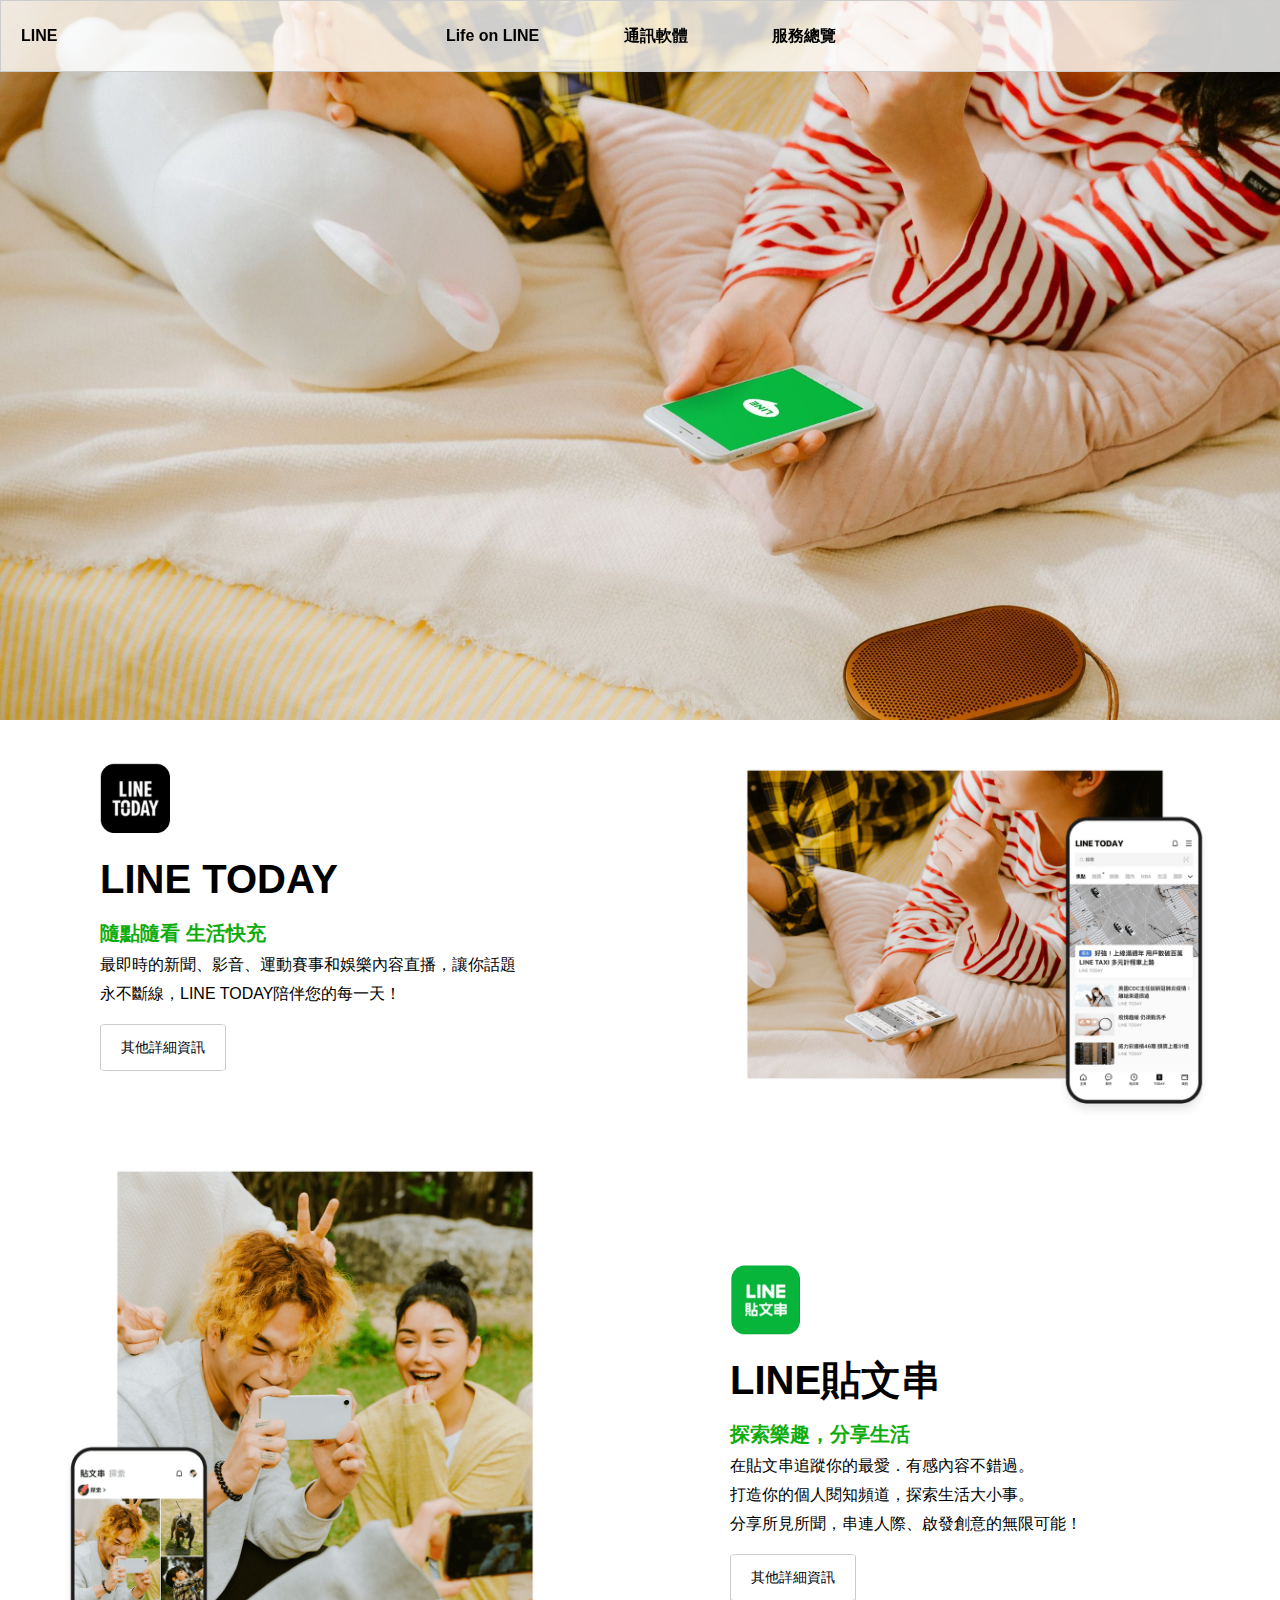
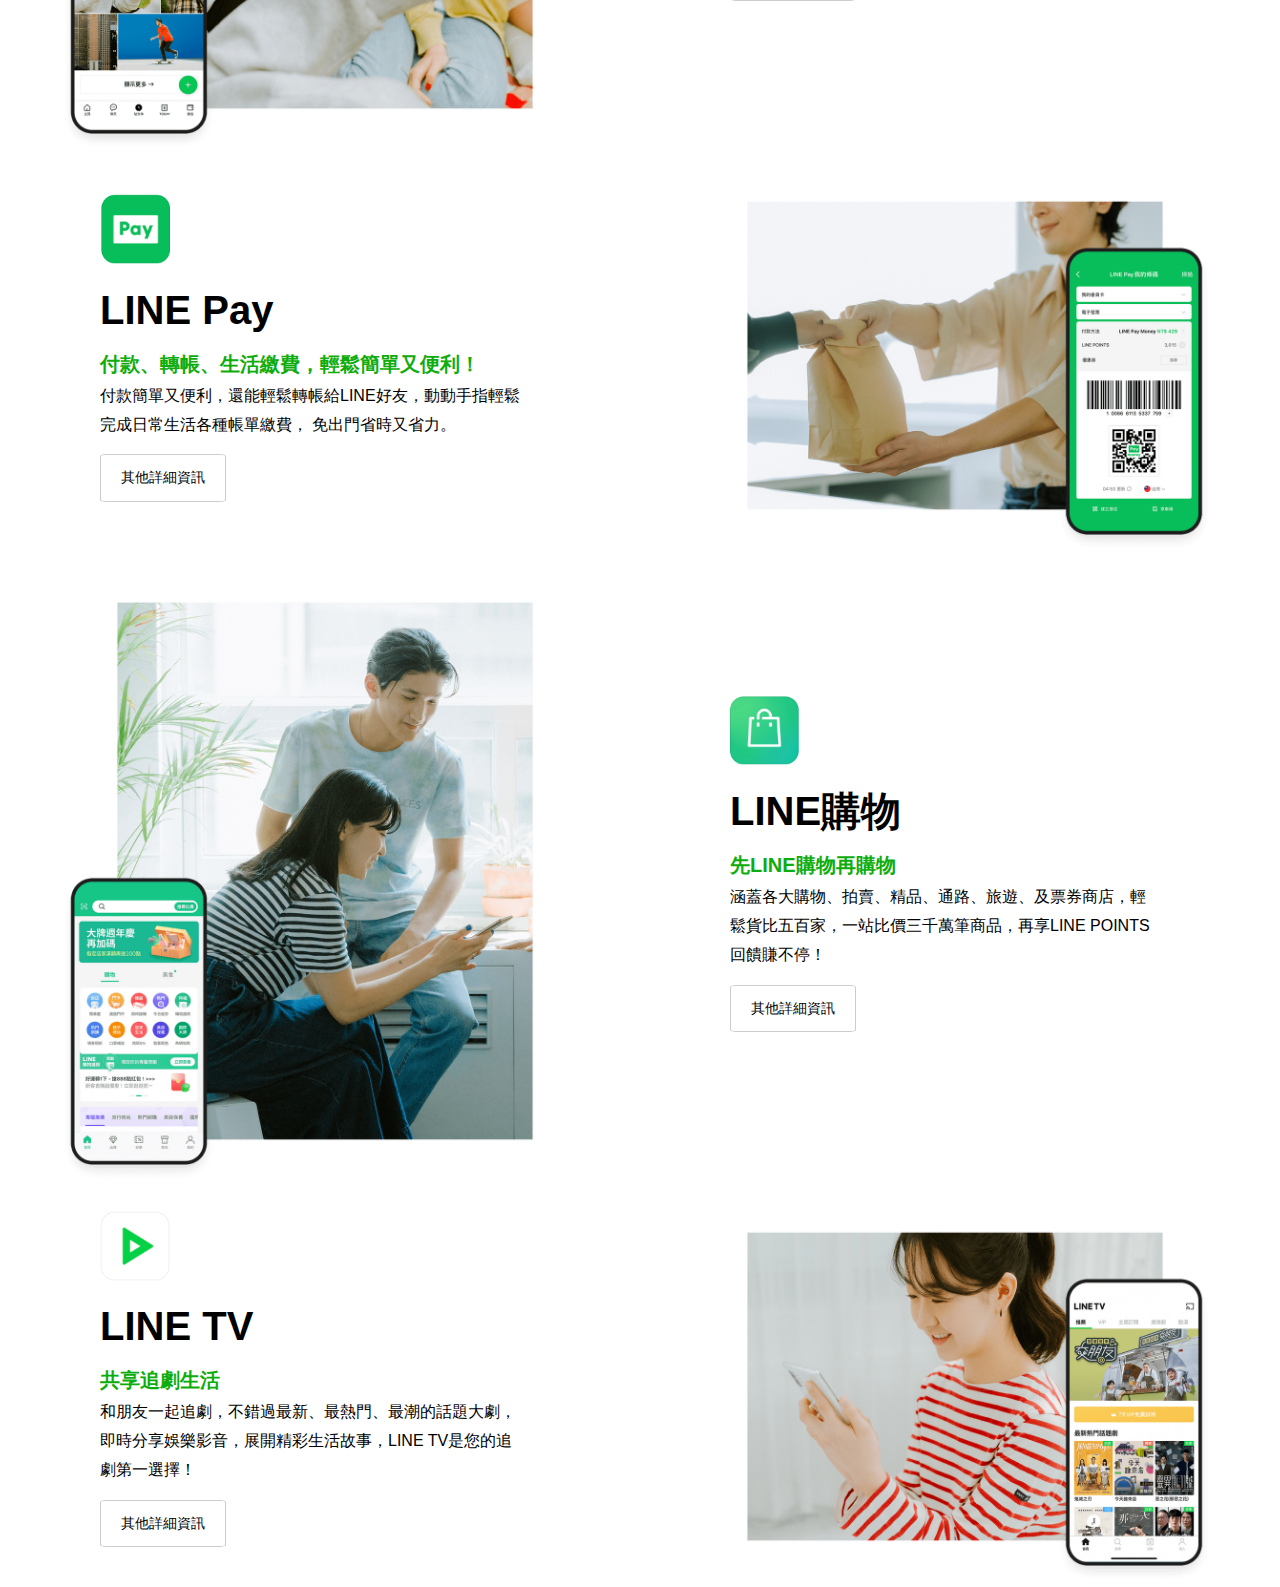
<file: HW_0610/HW0610.html>
<!DOCTYPE html>
<html lang="en">

<head>
    <meta charset="UTF-8">
    <meta http-equiv="X-UA-Compatible" content="IE=edge">
    <meta name="viewport" content="width=device-width, initial-scale=1.0">
    <title>LINE | 始終陪伴在你身旁。</title>

    <style>
        * {
            margin: 0;
            padding: 0;
            list-style: none;
            font-family: Arial;
        }

        .header {
            position: fixed;
            font-weight: bold;
            width: 100%;
            background: rgba(255, 255, 255, 80%);
            border: 1px solid #ccc;
        }

        .header .logo a {
            color: black;
            text-decoration: none;
            position: absolute;
            display: inline-block;
            line-height: 50px;
            padding: 10px 20px;
        }

        .header nav {
            text-align: center;
        }

        .header nav a {
            display: inline-block;
            line-height: 50px;
            text-decoration: none;
            color: #000;
            padding: 10px 40px;
        }

        .banner img{
            width: 100%;
        }

        h1 {
            font-size: 40px;
        }

        h2 {
            font-size: 20px;
            color: rgb(13, 173, 13);
        }

        p {
            font-size: 16px;
        }

        .itemgroup {
            width: 1260px;
            margin: auto;
        }

        .item {
            display: flex;
        }

        .item .pic {
            width: 50%;
        }

        .item .pic img {
            width: 100%;
            vertical-align: middle;
        }

        .item .text {
            width: 50%;
            margin: auto;
            padding-left: 90px;
            box-sizing: border-box;
            line-height: 1.8;
        }

        .item .text img {
            width: 70px;
        }

        /* 反向(偶數) */
        .item:nth-child(odd) {
            flex-direction: row-reverse;
        }

        .text a {
            margin: 15px 0px;
            display: inline-block;
            padding: 10px 20px;
            background-color: #fff;
            color: black;
            border: .5px solid #ccc;
            text-decoration: none;
            font-size: 14px;
            border-radius: 5%;
            /* transition: 屬性 轉換時間 延遲執行時間 速度; */
            transition: all 2s 0;
        }

        .text a:hover {
            background-color: rgb(13, 173, 13);
            color: white;
        }
    </style>
</head>

<body>
    <div class="header">
        <div class="logo">
            <a href="#">LINE</a>
        </div>
        <nav>
            <a href="#">Life on LINE</a>
            <a href="#">通訊軟體</a>
            <a href="#">服務總覽</a>
        </nav>
    </div>
    <div class="banner">
        <img src="789.jpg">
    </div>
    <div class="itemgroup">
        <div class="item">
            <div class="pic">
                <img src="01.png">
            </div>
            <div class="text">
                <img src="1.png">
                <h1>LINE TODAY</h1>
                <h2>隨點隨看 生活快充</h2>
                <p>最即時的新聞、影音、運動賽事和娛樂內容直播，讓你話題<br>永不斷線，LINE TODAY陪伴您的每一天！</p>
                <a href="#">其他詳細資訊</a>
            </div>
        </div>
        <div class="item">
            <div class="pic">
                <img src="02.png">
            </div>
            <div class="text">
                <img src="2.png">
                <h1>LINE貼文串</h1>
                <h2>探索樂趣，分享生活</h2>
                <p>在貼文串追蹤你的最愛．有感內容不錯過。<br>
                    打造你的個人閱知頻道，探索生活大小事。<br>
                    分享所見所聞，串連人際、啟發創意的無限可能！</p>
                <a href="#">其他詳細資訊</a>
            </div>
        </div>
        <div class="item">
            <div class="pic">
                <img src="03.png">
            </div>
            <div class="text">
                <img src="3.png">
                <h1>LINE Pay</h1>
                <h2>付款、轉帳、生活繳費，輕鬆簡單又便利！</h2>
                <p>付款簡單又便利，還能輕鬆轉帳給LINE好友，動動手指輕鬆<br>完成日常生活各種帳單繳費， 免出門省時又省力。</p>
                <a href="#">其他詳細資訊</a>
            </div>
        </div>
        <div class="item">
            <div class="pic">
                <img src="04.png">
            </div>
            <div class="text">
                <img src="4.png">
                <h1>LINE購物</h1>
                <h2>先LINE購物再購物</h2>
                <p>涵蓋各大購物、拍賣、精品、通路、旅遊、及票券商店，輕<br>鬆貨比五百家，一站比價三千萬筆商品，再享LINE POINTS<br>回饋賺不停！</p>
                <a href="#">其他詳細資訊</a>
            </div>
        </div>
        <div class="item">
            <div class="pic">
                <img src="05.png">
            </div>
            <div class="text">
                <img src="5.png">
                <h1>LINE TV</h1>
                <h2>共享追劇生活</h2>
                <p>和朋友一起追劇，不錯過最新、最熱門、最潮的話題大劇，<br>即時分享娛樂影音，展開精彩生活故事，LINE TV是您的追<br>劇第一選擇！</p>
                <a href="#">其他詳細資訊</a>
            </div>
        </div>
    </div>
</body>
</html>
</file>
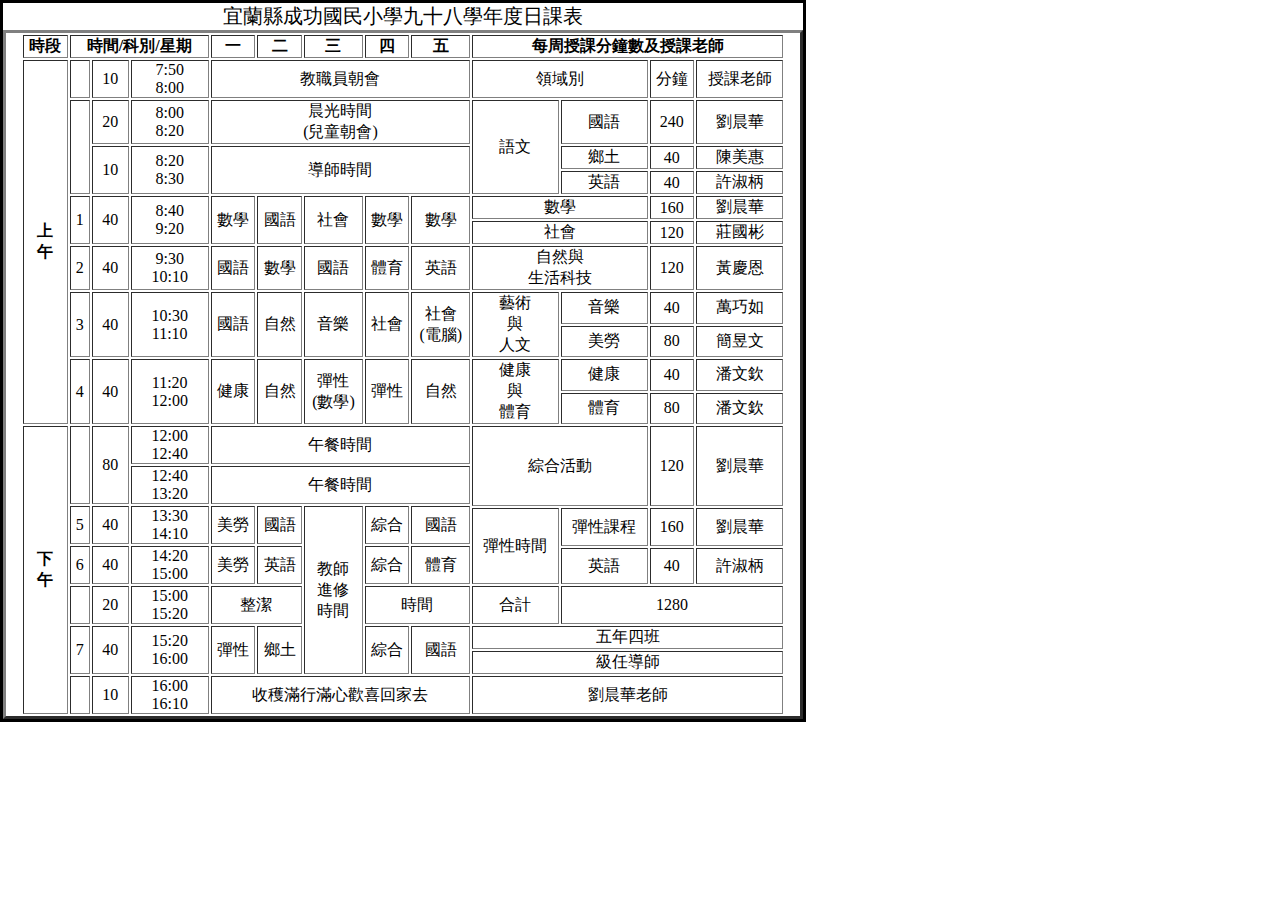
<file: HW_0617/HW0617.html>
<!DOCTYPE html>
<html lang="en">

<head>
    <meta charset="UTF-8">
    <meta http-equiv="X-UA-Compatible" content="IE=edge">
    <meta name="viewport" content="width=device-width, initial-scale=1.0">
    <title>Document</title>
    <style>
        * {
            margin: 0;
            padding: 0;
            list-style: none;
        }

        .schedule{
            width: 800px;
            border: 3px solid black;
        }

        table {
            width: 800px;
            text-align: center;
            padding: 0 15px;
            box-sizing: border-box;
        }

        caption {
            font-size: 20px;
        }
    </style>
</head>

<body>
    <div class="schedule">
        <table width="960" border="3">
            <caption>宜蘭縣成功國民小學九十八學年度日課表</caption>
            <thead>
                <tr>
                    <th>時段</th>
                    <th colspan="3">時間/科別/星期</th>
                    <th>一</th>
                    <th>二</th>
                    <th>三</th>
                    <th>四</th>
                    <th>五</th>
                    <th colspan="4">每周授課分鐘數及授課老師</th>
                </tr>
            </thead>
            <tbody>
                <tr>
                    <th rowspan="11">上<br>午</th>
                    <td></td>
                    <td>10</td>
                    <td>7:50 <br>8:00</td>
                    <td colspan="5">教職員朝會</td>
                    <td colspan="2">領域別</td>
                    <td>分鐘</td>
                    <td>授課老師</td>
                </tr>
                <tr>
                    <td rowspan="3"></td>
                    <td>20</td>
                    <td>8:00<br>8:20</td>
                    <td colspan="5">晨光時間<br>(兒童朝會)</td>
                    <td rowspan="3">語文</td>
                    <td>國語</td>
                    <td>240</td>
                    <td>劉晨華</td>
                </tr>
                <tr>
                    <td rowspan="2">10</td>
                    <td rowspan="2">8:20<br>8:30</td>
                    <td colspan="5" rowspan="2">導師時間</td>
                    <td>鄉土</td>
                    <td>40</td>
                    <td>陳美惠</td>
                </tr>
                <tr>
                    <td>英語</td>
                    <td>40</td>
                    <td>許淑柄</td>
                </tr>
                <tr>
                    <td rowspan="2">1</td>
                    <td rowspan="2">40</td>
                    <td rowspan="2">8:40<br>9:20</td>
                    <td rowspan="2">數學</td>
                    <td rowspan="2">國語</td>
                    <td rowspan="2">社會</td>
                    <td rowspan="2">數學</td>
                    <td rowspan="2">數學</td>
                    <td colspan="2">數學</td>
                    <td>160</td>
                    <td>劉晨華</td>
                </tr>
                <tr>
                    <td colspan="2">社會</td>
                    <td>120</td>
                    <td>莊國彬</td>
                </tr>
                <tr>
                    <td>2</td>
                    <td>40</td>
                    <td>9:30<br>10:10</td>
                    <td>國語</td>
                    <td>數學</td>
                    <td>國語</td>
                    <td>體育</td>
                    <td>英語</td>
                    <td colspan="2">自然與<br>生活科技</td>
                    <td>120</td>
                    <td>黃慶恩</td>
                </tr>
                <tr>
                    <td rowspan="2">3</td>
                    <td rowspan="2">40</td>
                    <td rowspan="2">10:30<br>11:10</td>
                    <td rowspan="2">國語</td>
                    <td rowspan="2">自然</td>
                    <td rowspan="2">音樂</td>
                    <td rowspan="2">社會</td>
                    <td rowspan="2">社會<br>(電腦)</td>
                    <td rowspan="2">藝術<br>與<br>人文</td>
                    <td>音樂</td>
                    <td>40</td>
                    <td>萬巧如</td>
                </tr>
                <tr>
                    <td>美勞</td>
                    <td>80</td>
                    <td>簡昱文</td>
                </tr>
                <tr>
                    <td rowspan="2">4</td>
                    <td rowspan="2">40</td>
                    <td rowspan="2">11:20<br>12:00</td>
                    <td rowspan="2">健康</td>
                    <td rowspan="2">自然</td>
                    <td rowspan="2">彈性<br>(數學)</td>
                    <td rowspan="2">彈性</td>
                    <td rowspan="2">自然</td>
                    <td rowspan="2">健康<br>與<br>體育</td>
                    <td>健康</td>
                    <td>40</td>
                    <td>潘文欽</td>
                </tr>
                <tr>
                    <td>體育</td>
                    <td>80</td>
                    <td>潘文欽</td>
                </tr>
            </tbody>
            <tbody>
                <tr>
                    <th rowspan="10">下<br>午</th>
                    <td rowspan="2"></td>
                    <td rowspan="2">80</td>
                    <td>12:00<br>12:40</td>
                    <td colspan="5">午餐時間</td>
                    <td colspan="2" rowspan="3">綜合活動</td>
                    <td rowspan="3">120</td>
                    <td rowspan="3">劉晨華</td>
                </tr>
                <tr>
                    <td>12:40<br>13:20</td>
                    <td colspan="5">午餐時間</td>
                </tr>
                <tr>
                    <td rowspan="2">5</td>
                    <td rowspan="2">40</td>
                    <td rowspan="2">13:30<br>14:10</td>
                    <td rowspan="2">美勞</td>
                    <td rowspan="2">國語</td>
                    <td rowspan="7">教師<br>進修<br>時間</td>
                    <td rowspan="2">綜合</td>
                    <td rowspan="2">國語</td>
                    <tr>
                        <!-- 全新的區塊 -->
                        <td rowspan="3">彈性時間</td>
                        <td rowspan="2">彈性課程</td>
                        <td rowspan="2">160</td>
                        <td rowspan="2">劉晨華</td>
                    </tr>
                </tr>
                <tr>
                    <td rowspan="2">6</td>
                    <td rowspan="2">40</td>
                    <td rowspan="2">14:20<br>15:00</td>
                    <td rowspan="2">美勞</td>
                    <td rowspan="2">英語</td>
                    <td rowspan="2">綜合</td>
                    <td rowspan="2">體育</td>
                    <tr>
                        <td>英語</td>
                        <td>40</td>
                        <td>許淑柄</td>
                    </tr>
                </tr>
                <tr>
                    <td></td>
                    <td>20</td>
                    <td>15:00<br>15:20</td>
                    <td colspan="2">整潔</td>
                    <td colspan="2">時間</td>
                    <td>合計</td>
                    <td colspan="3">1280</td>
                </tr>
                <tr>
                    <td rowspan="2">7</td>
                    <td rowspan="2">40</td>
                    <td rowspan="2">15:20<br>16:00</td>
                    <td rowspan="2">彈性</td>
                    <td rowspan="2">鄉土</td>
                    <td rowspan="2">綜合</td>
                    <td rowspan="2">國語</td>
                    <td colspan="4">五年四班</td>
                    <tr>
                        <td colspan="4">級任導師</td>
                    </tr>
                </tr>
                <tr>
                    <td></td>
                    <td>10</td>
                    <td>16:00<br>16:10</td>
                    <td colspan="5">收穫滿行滿心歡喜回家去</td>
                    <td colspan="4">劉晨華老師</td>
                </tr>
            </tbody>
        </table>
    </div>




</body>

</html>
</file>
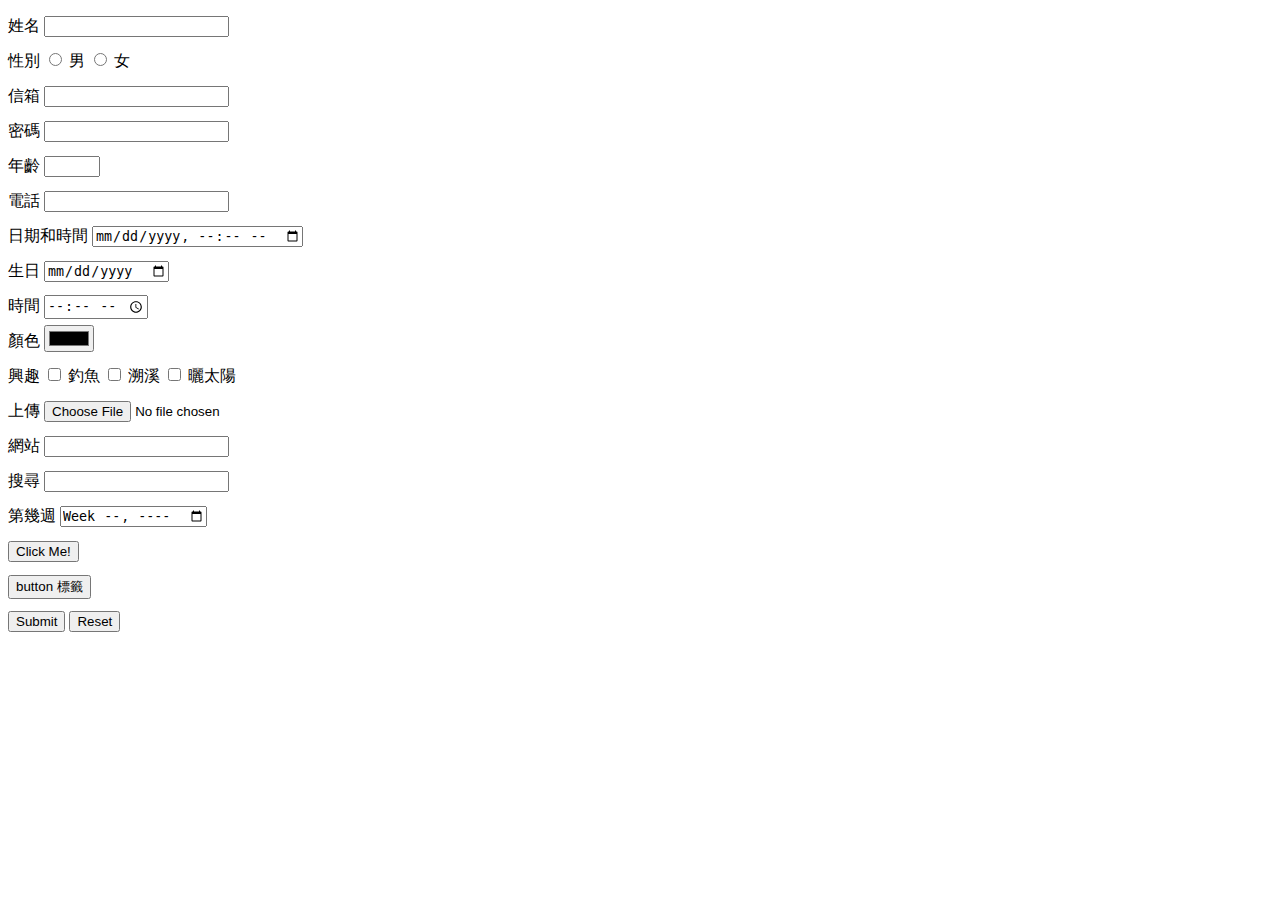
<file: HW_0617/input-type.html>
<!DOCTYPE html>
<html lang="en">

<head>
    <meta charset="UTF-8">
    <meta http-equiv="X-UA-Compatible" content="IE=edge">
    <meta name="viewport" content="width=device-width, initial-scale=1.0">
    <title>Document</title>
    <style>
        .test{
            line-height: 35px;
        }
    </style>
</head>

<body>

    <div class="test">
        <form action="">
            <div>
                <label for="">姓名</label>
                <input type="text">
            </div>
            <div>
                性別
                <label>
                    <input type="radio" name="sex">
                    男
                </label>
                <label>
                    <input type="radio" name="sex">
                    女
                </label>
            </div>
            <div>
                <label for="">信箱</label>
                <input type="text">
            </div>
            <div>
                <label for="">密碼</label>
                <input type="password">
            </div>
            <div>
                <label for="">年齡</label>
                <input type="number" min="10" max="60">
            </div>
            <div>
                <label for="">電話</label>
                <input type="tel">
            </div>
            <div>
                <label for="">日期和時間</label>
                <input type="datetime-local">
            </div>
            <div>
                <label for="">生日</label>
                <input type="date">
            </div>
            <div>
                <label for="">時間</label>
                <input type="time">
            </div>
            <div>
                <label for="">顏色</label>
                <input type="color">
            </div>
            <div>
                興趣
                <label>
                    <input type="checkbox">
                    釣魚
                </label>
                <label>
                    <input type="checkbox">
                    溯溪
                </label>
                <label>
                    <input type="checkbox">
                    曬太陽
                </label>
            </div>
            <div>
                <label for="">上傳</label>
                <input type="file">
            </div>
            <div>
                <label for="">網站</label>
                <input type="url">
            </div>
            <div>
                <label for="">搜尋</label>
                <input type="search">
            </div>
            <div>
               <label for="">第幾週</label>
               <input type="week"> 
            </div>
            <div>
                <input type="button" onclick="alert('哈囉你好嗎~')" value="Click Me!">
            </div>
            <div>
                <button>button 標籤</button>
            </div>
            <div>
                <input type="submit">
                <input type="reset">
            </div>
        </form>
    </div>

</body>

</html>
</file>
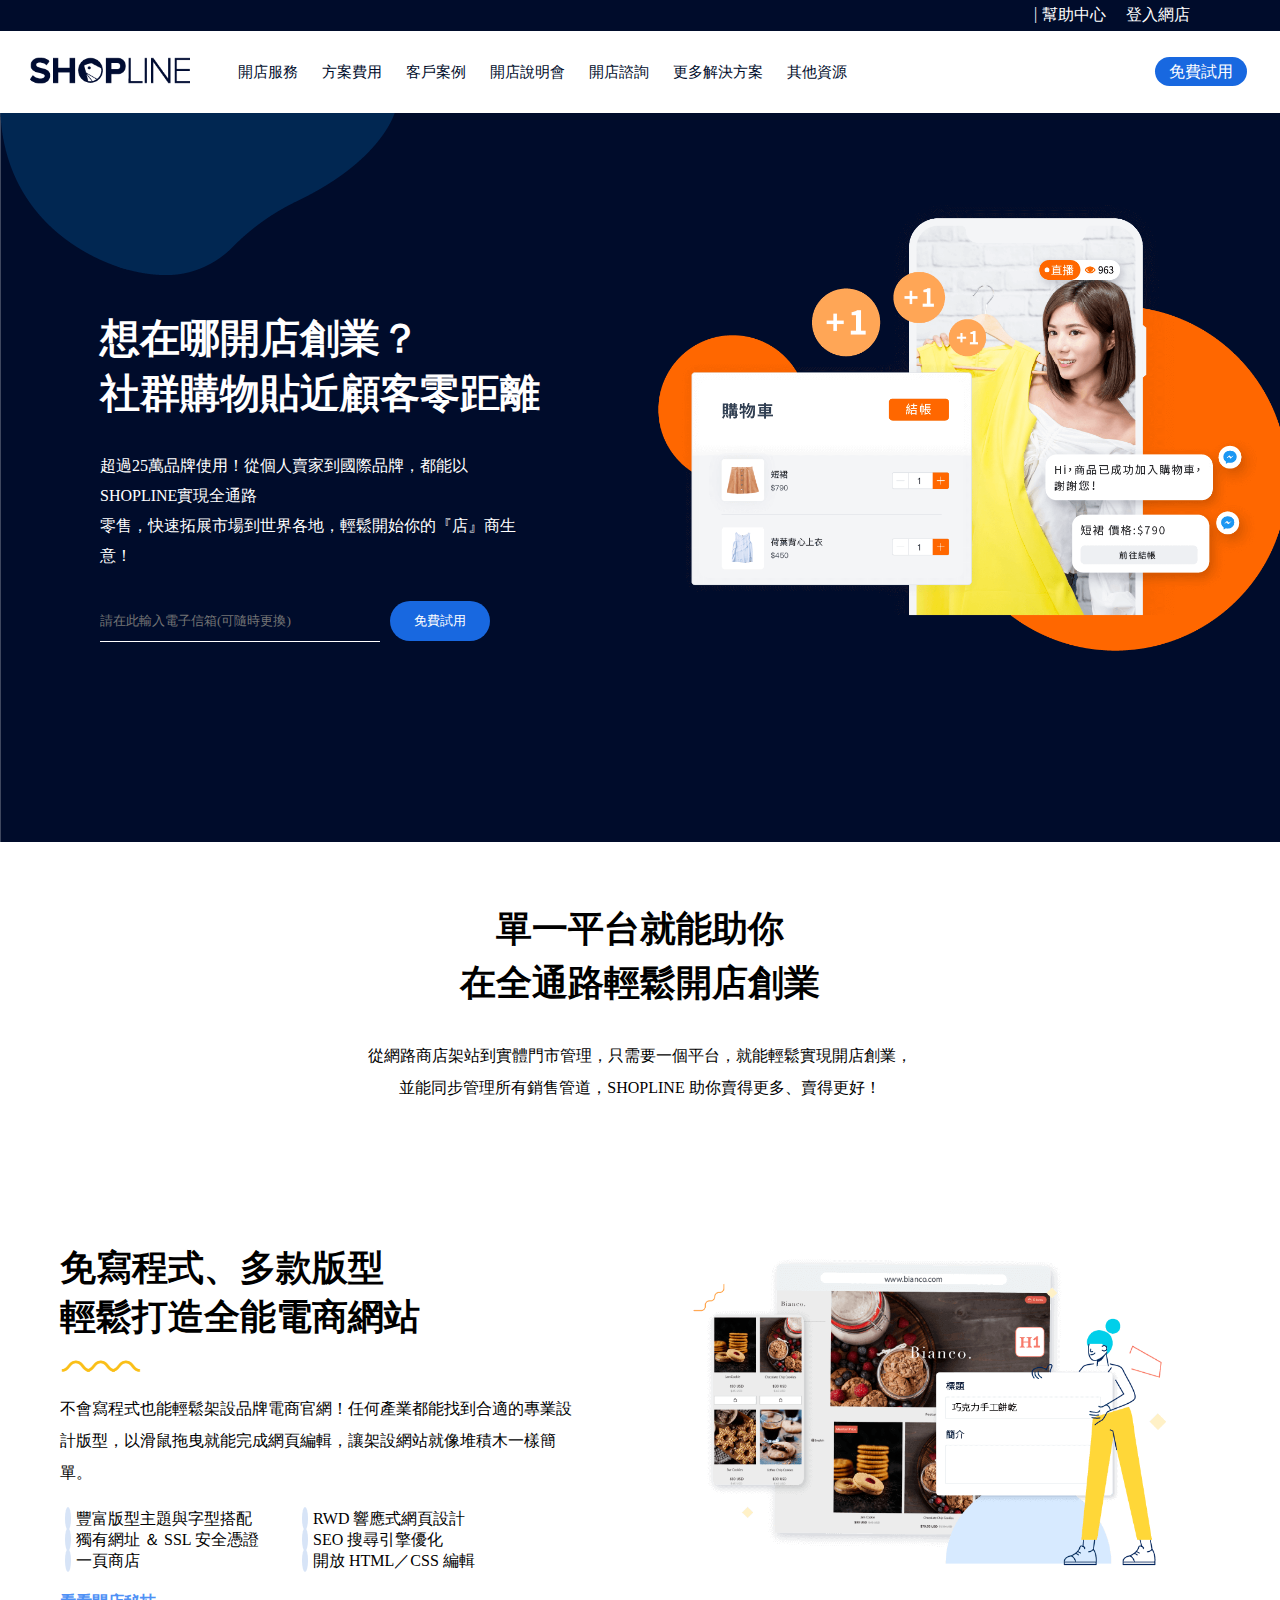
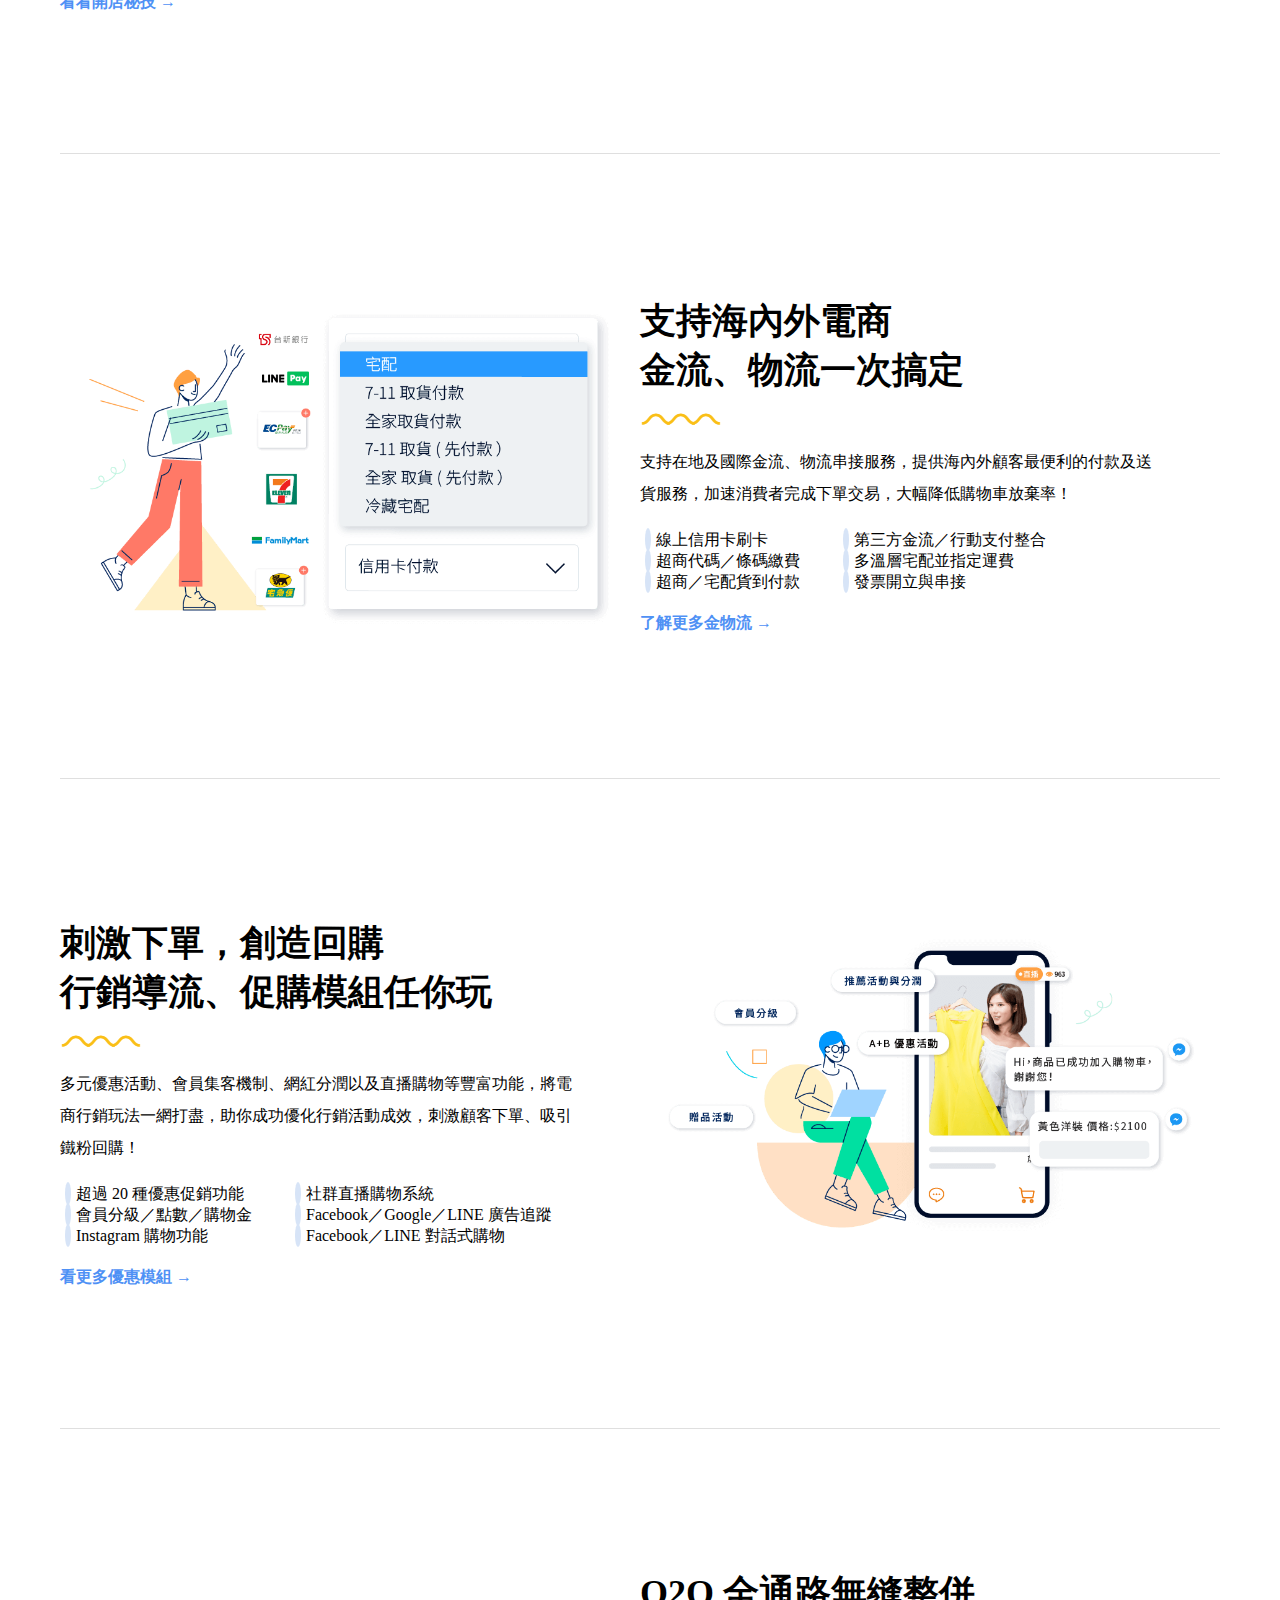
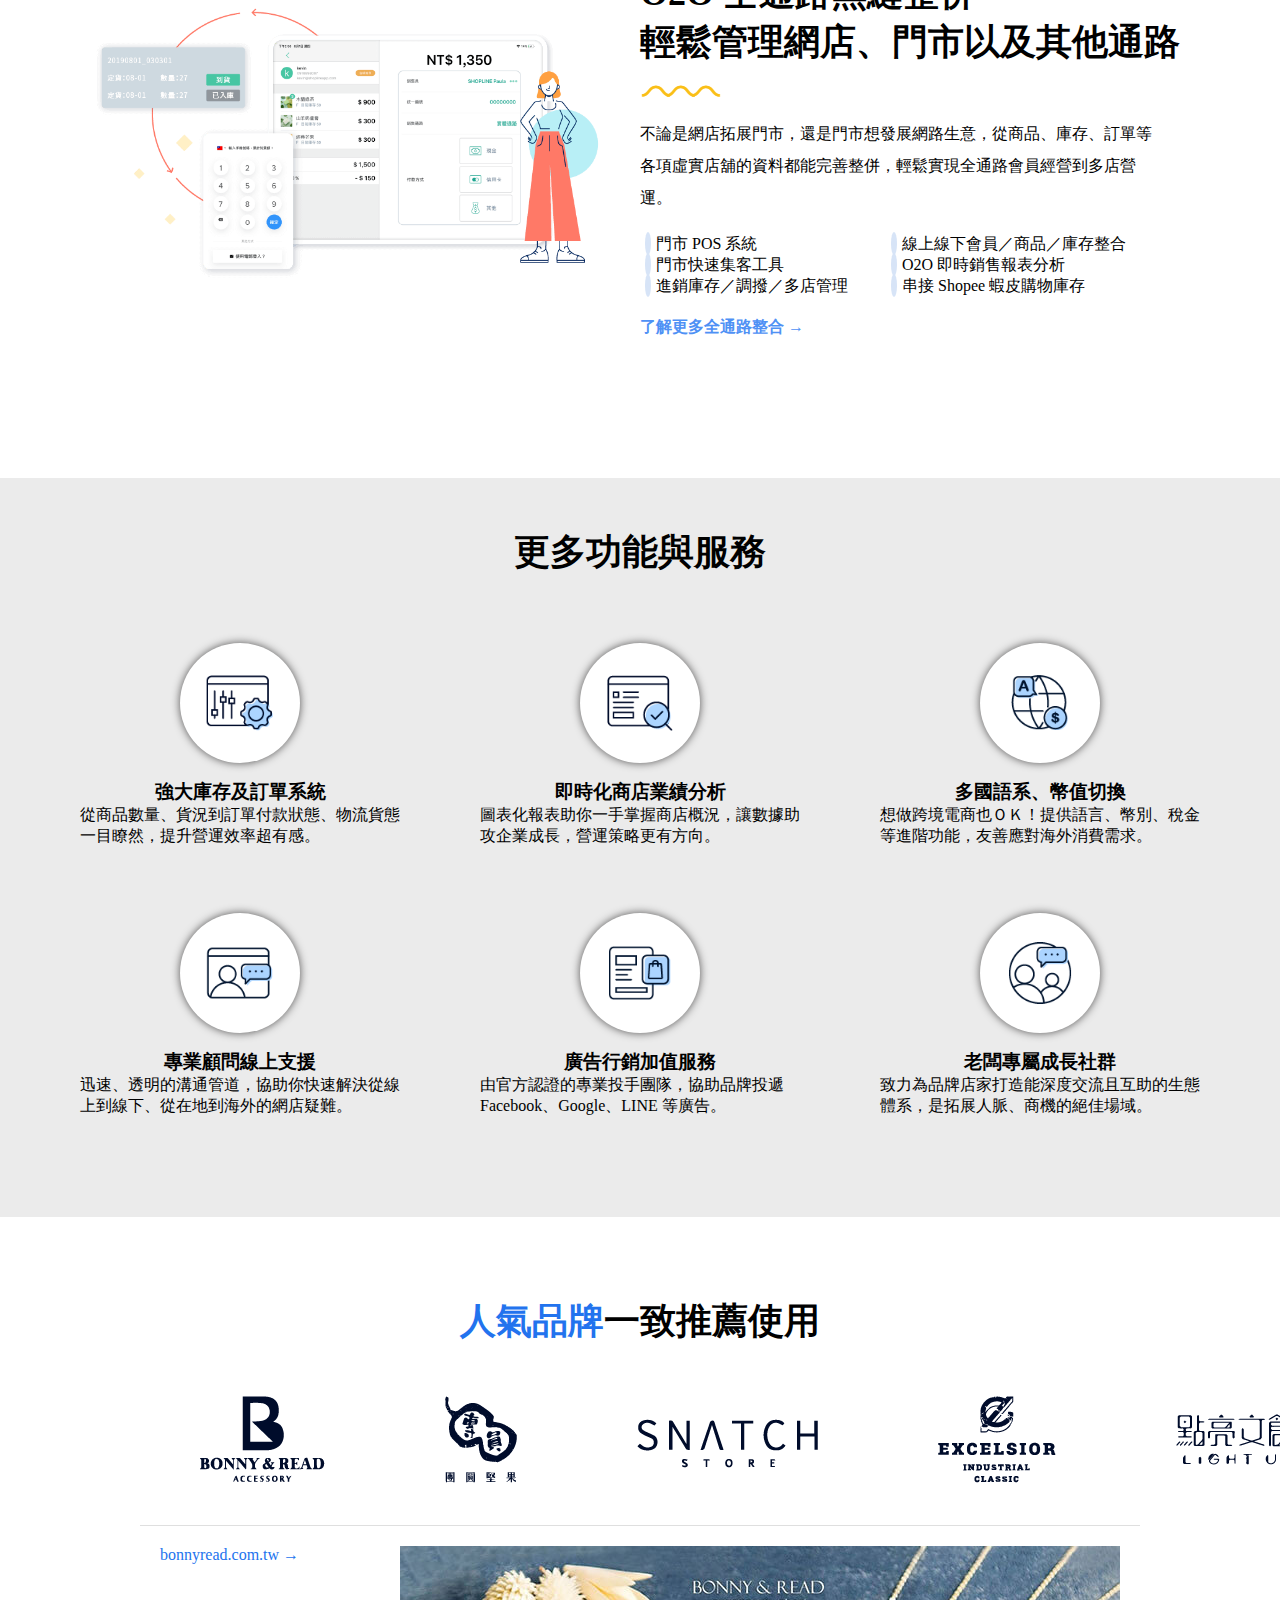
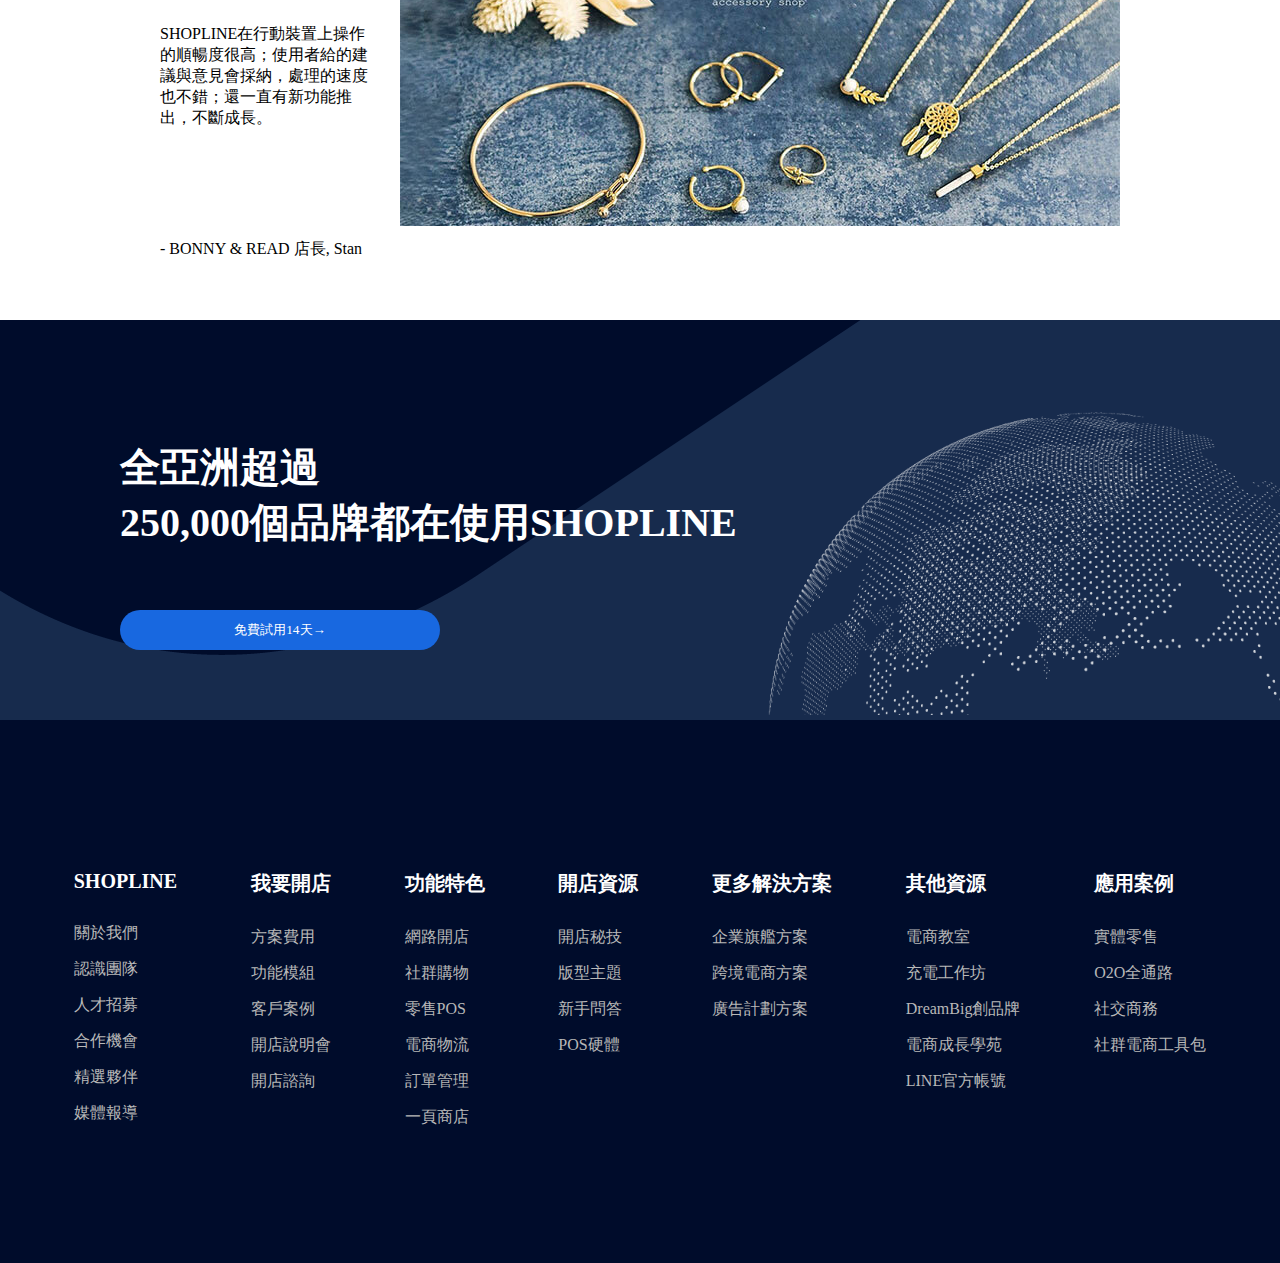
<file: HW_0621/shopline.html>
<!DOCTYPE html>
<html lang="en">

<head>
    <meta charset="UTF-8">
    <meta http-equiv="X-UA-Compatible" content="IE=edge">
    <meta name="viewport" content="width=device-width, initial-scale=1.0">
    <link rel="stylesheet" href="https://use.fontawesome.com/releases/v5.15.3/css/all.css"
        integrity="sha384-SZXxX4whJ79/gErwcOYf+zWLeJdY/qpuqC4cAa9rOGUstPomtqpuNWT9wdPEn2fk" crossorigin="anonymous">
    <link rel="stylesheet" href="style.css">
    <title>Document</title>
</head>

<body>


    <div class="path">
        <div class="log-in">
            <a href="#"><i class="fas fa-globe"></i></a>
            <a href="#">幫助中心</a>
            <a href="#">登入網店</a>
        </div>
    </div>
    <div class="header">
        <div class="logo">
            <a href="#"><img src="original.png"></a>
        </div>
        <nav>
            <a href="#">開店服務</a>
            <a href="#">方案費用</a>
            <a href="#">客戶案例</a>
            <a href="#">開店說明會</a>
            <a href="#">開店諮詢</a>
            <a href="#">更多解決方案</a>
            <a href="#">其他資源</a>
        </nav>
        <div class="for-free">
            <a href="#">免費試用</a>
        </div>
    </div>
    <div class="banner">
        <div class="banner-text .row-cols-1">
            <h2>想在哪開店創業？</h2>
            <h2>社群購物貼近顧客零距離</h2>
            <p>超過25萬品牌使用！從個人賣家到國際品牌，都能以SHOPLINE實現全通路<br>零售，快速拓展市場到世界各地，輕鬆開始你的『店』商生意！</p>
            <div class="email-type">
                <input type="email" placeholder="請在此輸入電子信箱(可隨時更換)">
                <button type="submit">免費試用</button>
            </div>
        </div>
        <div class="banner-pic .row-cols-1">
            <img src="banner.png">
        </div>
    </div>
    <div class="about">
        <h2>單一平台就能助你<br>在全通路輕鬆開店創業</h2>
        <p>從網路商店架站到實體門市管理，只需要一個平台，就能輕鬆實現開店創業，<br>並能同步管理所有銷售管道，SHOPLINE 助你賣得更多、賣得更好！</p>
    </div>
    <div class="wrap">
        <div class="item">
            <div class="pic">
                <img src="1.png">
            </div>
            <div class="text">
                <h3>免寫程式、多款版型<br>輕鬆打造全能電商網站</h3>
                <img src="wave.png">
                <p>不會寫程式也能輕鬆架設品牌電商官網！任何產業都能找到合適的專業設<br>計版型，以滑鼠拖曳就能完成網頁編輯，讓架設網站就像堆積木一樣簡<br>單。</p>
                <div class="list">
                    <ul>
                        <li><i class="fas fa-check"></i>豐富版型主題與字型搭配</li>
                        <li><i class="fas fa-check"></i>獨有網址 ＆ SSL 安全憑證</li>
                        <li><i class="fas fa-check"></i>一頁商店</li>
                    </ul>
                    <ul>
                        <li><i class="fas fa-check"></i>RWD 響應式網頁設計</li>
                        <li><i class="fas fa-check"></i>SEO 搜尋引擎優化</li>
                        <li><i class="fas fa-check"></i>開放 HTML／CSS 編輯</li>
                    </ul>
                </div>
                <div class="more">
                    <a href="#">看看開店秘技 →</a>
                </div>
            </div>
        </div>
        <div class="item">
            <div class="pic">
                <img src="2.png">
            </div>
            <div class="text">
                <h3>支持海內外電商<br>金流、物流一次搞定</h3>
                <img src="wave.png">
                <p>支持在地及國際金流、物流串接服務，提供海內外顧客最便利的付款及送<br>貨服務，加速消費者完成下單交易，大幅降低購物車放棄率！</p>
                <div class="list">
                    <ul>
                        <li><i class="fas fa-check"></i>線上信用卡刷卡</li>
                        <li><i class="fas fa-check"></i>超商代碼／條碼繳費</li>
                        <li><i class="fas fa-check"></i>超商／宅配貨到付款</li>
                    </ul>
                    <ul>
                        <li><i class="fas fa-check"></i>第三方金流／行動支付整合</li>
                        <li><i class="fas fa-check"></i>多溫層宅配並指定運費</li>
                        <li><i class="fas fa-check"></i>發票開立與串接</li>
                    </ul>
                </div>
                <div class="more">
                    <a href="#">了解更多金物流 →</a>
                </div>
            </div>
        </div>
        <div class="item">
            <div class="pic">
                <img src="3.png">
            </div>
            <div class="text">
                <h3>刺激下單，創造回購<br>行銷導流、促購模組任你玩</h3>
                <img src="wave.png">
                <p>多元優惠活動、會員集客機制、網紅分潤以及直播購物等豐富功能，將電<br>商行銷玩法一網打盡，助你成功優化行銷活動成效，刺激顧客下單、吸引<br>鐵粉回購！</p>
                <div class="list">
                    <ul>
                        <li><i class="fas fa-check"></i>超過 20 種優惠促銷功能</li>
                        <li><i class="fas fa-check"></i>會員分級／點數／購物金</li>
                        <li><i class="fas fa-check"></i>Instagram 購物功能</li>
                    </ul>
                    <ul>
                        <li><i class="fas fa-check"></i>社群直播購物系統</li>
                        <li><i class="fas fa-check"></i>Facebook／Google／LINE 廣告追蹤</li>
                        <li><i class="fas fa-check"></i>Facebook／LINE 對話式購物</li>
                    </ul>
                </div>
                <div class="more">
                    <a href="#">看更多優惠模組 →</a>
                </div>
            </div>
        </div>
        <div class="item">
            <div class="pic">
                <img src="4.png">
            </div>
            <div class="text">
                <h3>O2O 全通路無縫整併<br>輕鬆管理網店、門市以及其他通路</h3>
                <img src="wave.png">
                <p>不論是網店拓展門市，還是門市想發展網路生意，從商品、庫存、訂單等<br>各項虛實店舖的資料都能完善整併，輕鬆實現全通路會員經營到多店營<br>運。</p>
                <div class="list">
                    <ul>
                        <li><i class="fas fa-check"></i>門市 POS 系統</li>
                        <li><i class="fas fa-check"></i>門市快速集客工具</li>
                        <li><i class="fas fa-check"></i>進銷庫存／調撥／多店管理</li>
                    </ul>
                    <ul>
                        <li><i class="fas fa-check"></i>線上線下會員／商品／庫存整合</li>
                        <li><i class="fas fa-check"></i>O2O 即時銷售報表分析</li>
                        <li><i class="fas fa-check"></i>串接 Shopee 蝦皮購物庫存</li>
                    </ul>
                </div>
                <div class="more">
                    <a href="#">了解更多全通路整合 →</a>
                </div>
            </div>
        </div>
    </div>
    <div class="service">
        <h2>更多功能與服務</h2>
        <div class="container">
            <div class="container-item">
                <div class="circle">
                    <img src="01.png">
                </div>
                <h3>強大庫存及訂單系統</h3>
                <p>從商品數量、貨況到訂單付款狀態、物流貨態<br>一目瞭然，提升營運效率超有感。</p>
            </div>
            <div class="container-item">
                <div class="circle">
                    <img src="02.png">
                </div>
                <h3>即時化商店業績分析</h3>
                <p>圖表化報表助你一手掌握商店概況，讓數據助<br>攻企業成長，營運策略更有方向。</p>
            </div>
            <div class="container-item">
                <div class="circle">
                    <img src="03.png">
                </div>
                <h3>多國語系、幣值切換</h3>
                <p>想做跨境電商也ＯＫ！提供語言、幣別、稅金<br>等進階功能，友善應對海外消費需求。</p>
            </div>
        </div>
        <div class="container">
            <div class="container-item">
                <div class="circle">
                    <img src="04.png">
                </div>
                <h3>專業顧問線上支援</h3>
                <p>迅速、透明的溝通管道，協助你快速解決從線<br>上到線下、從在地到海外的網店疑難。</p>
            </div>
            <div class="container-item">
                <div class="circle">
                    <img src="05.png">
                </div>
                <h3>廣告行銷加值服務</h3>
                <p>由官方認證的專業投手團隊，協助品牌投遞<br> Facebook、Google、LINE 等廣告。</p>
            </div>
            <div class="container-item">
                <div class="circle">
                    <img src="06.png">
                </div>
                <h3>老闆專屬成長社群</h3>
                <p>致力為品牌店家打造能深度交流且互助的生態<br>體系，是拓展人脈、商機的絕佳場域。</p>
            </div>
        </div>
    </div>
    <div class="recommend">
        <h2><span>人氣品牌</span>一致推薦使用</h2>
        <div class="brand-wrap">
            <ul class="brand-logo">
                <li><img src="logo1.png"></li>
                <li><img src="logo2.png"></li>
                <li><img src="logo3.png"></li>
                <li><img src="logo4.png"></li>
                <li><img src="logo5.png"></li>
            </ul>
        </div>
        <div class="brand-item">
            <div class="brand-item-text">
                <a href="#">bonnyread.com.tw →</a>
                <p>SHOPLINE在行動裝置上操作的順暢度很高；使用者給的建議與意見會採納，處理的速度也不錯；還一直有新功能推出，不斷成長。</p>
                <p class="manager">- BONNY & READ 店長, Stan</p>
            </div>
            <div class="brand-item-pic">
                <img src="repg.jpg">
            </div>
        </div>
    </div>
    <div class="footbanner">
        <div class="footbanneritem">
            <div class="footbanneritem-text">
                <h3>全亞洲超過<br>250,000個品牌都在使用SHOPLINE</h3>
                <button type="submit">免費試用14天→</button>
            </div>
            <div class="footbanneritem-pic">
                <img src="earth.png">
            </div>
        </div>
    </div>
    <div class="footerlist">
        <div class="footerlist-wrap">
            <div class="footerlist-wrap-item">
                <h4>SHOPLINE</h4>
                <ul>
                    <li>關於我們</li>
                    <li>認識團隊</li>
                    <li>人才招募</li>
                    <li>合作機會</li>
                    <li>精選夥伴</li>
                    <li>媒體報導</li>
                </ul>
            </div>
            <div class="footerlist-wrap-item">
                <h4>我要開店</h4>
                <ul>
                    <li>方案費用</li>
                    <li>功能模組</li>
                    <li>客戶案例</li>
                    <li>開店說明會</li>
                    <li>開店諮詢</li>
                </ul>
            </div>
            <div class="footerlist-wrap-item">
                <h4>功能特色</h4>
                <ul>
                    <li>網路開店</li>
                    <li>社群購物</li>
                    <li>零售POS</li>
                    <li>電商物流</li>
                    <li>訂單管理</li>
                    <li>一頁商店</li>
                </ul>
            </div>
            <div class="footerlist-wrap-item">
                <h4>開店資源</h4>
                <ul>
                    <li>開店秘技</li>
                    <li>版型主題</li>
                    <li>新手問答</li>
                    <li>POS硬體</li>
                </ul>
            </div>
            <div class="footerlist-wrap-item">
                <h4>更多解決方案</h4>
                <ul>
                    <li>企業旗艦方案</li>
                    <li>跨境電商方案</li>
                    <li>廣告計劃方案</li>
                </ul>
            </div>
            <div class="footerlist-wrap-item">
                <h4>其他資源</h4>
                <ul>
                    <li>電商教室</li>
                    <li>充電工作坊</li>
                    <li>DreamBig創品牌</li>
                    <li>電商成長學苑</li>
                    <li>LINE官方帳號</li>
                </ul>
            </div>
            <div class="footerlist-wrap-item">
                <h4>應用案例</h4>
                <ul>
                    <li>實體零售</li>
                    <li>O2O全通路</li>
                    <li>社交商務</li>
                    <li>社群電商工具包</li>
                </ul>
            </div>
        </div>
    </div>
</body>

</html>
</file>
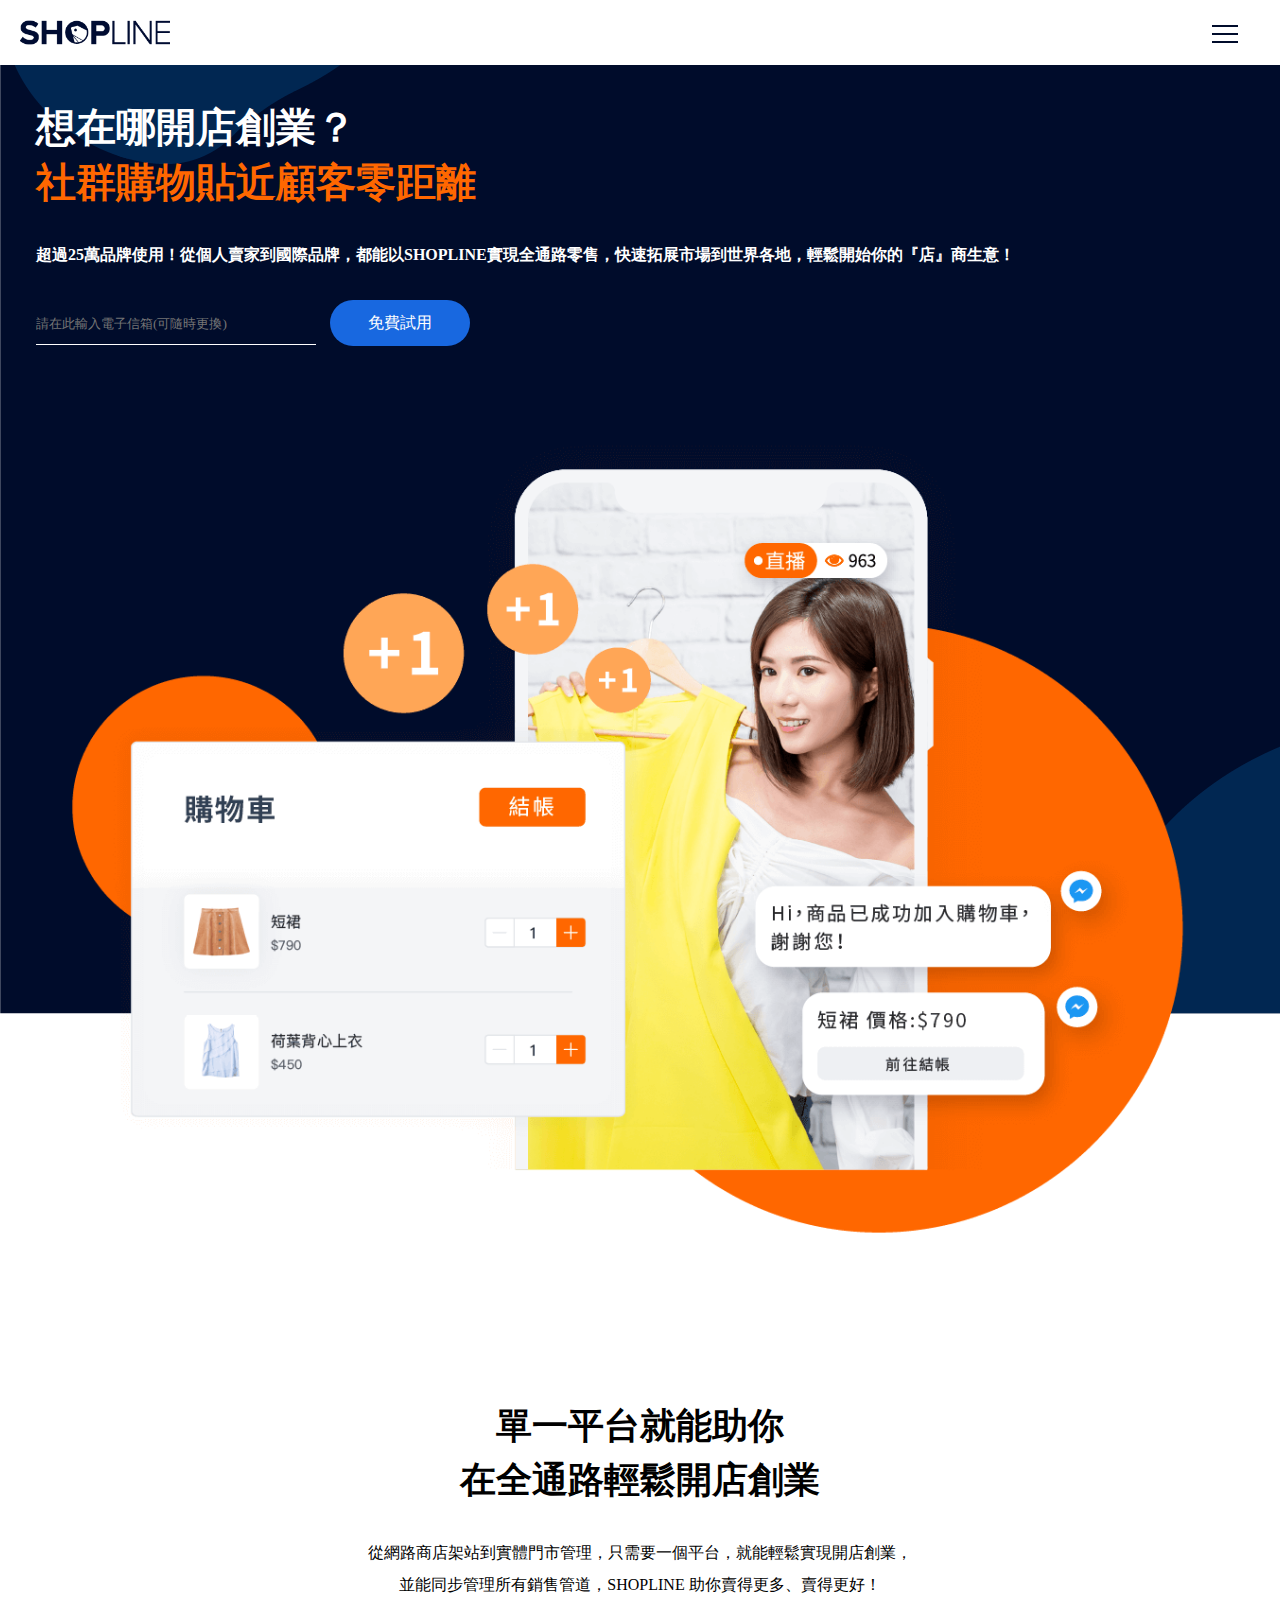
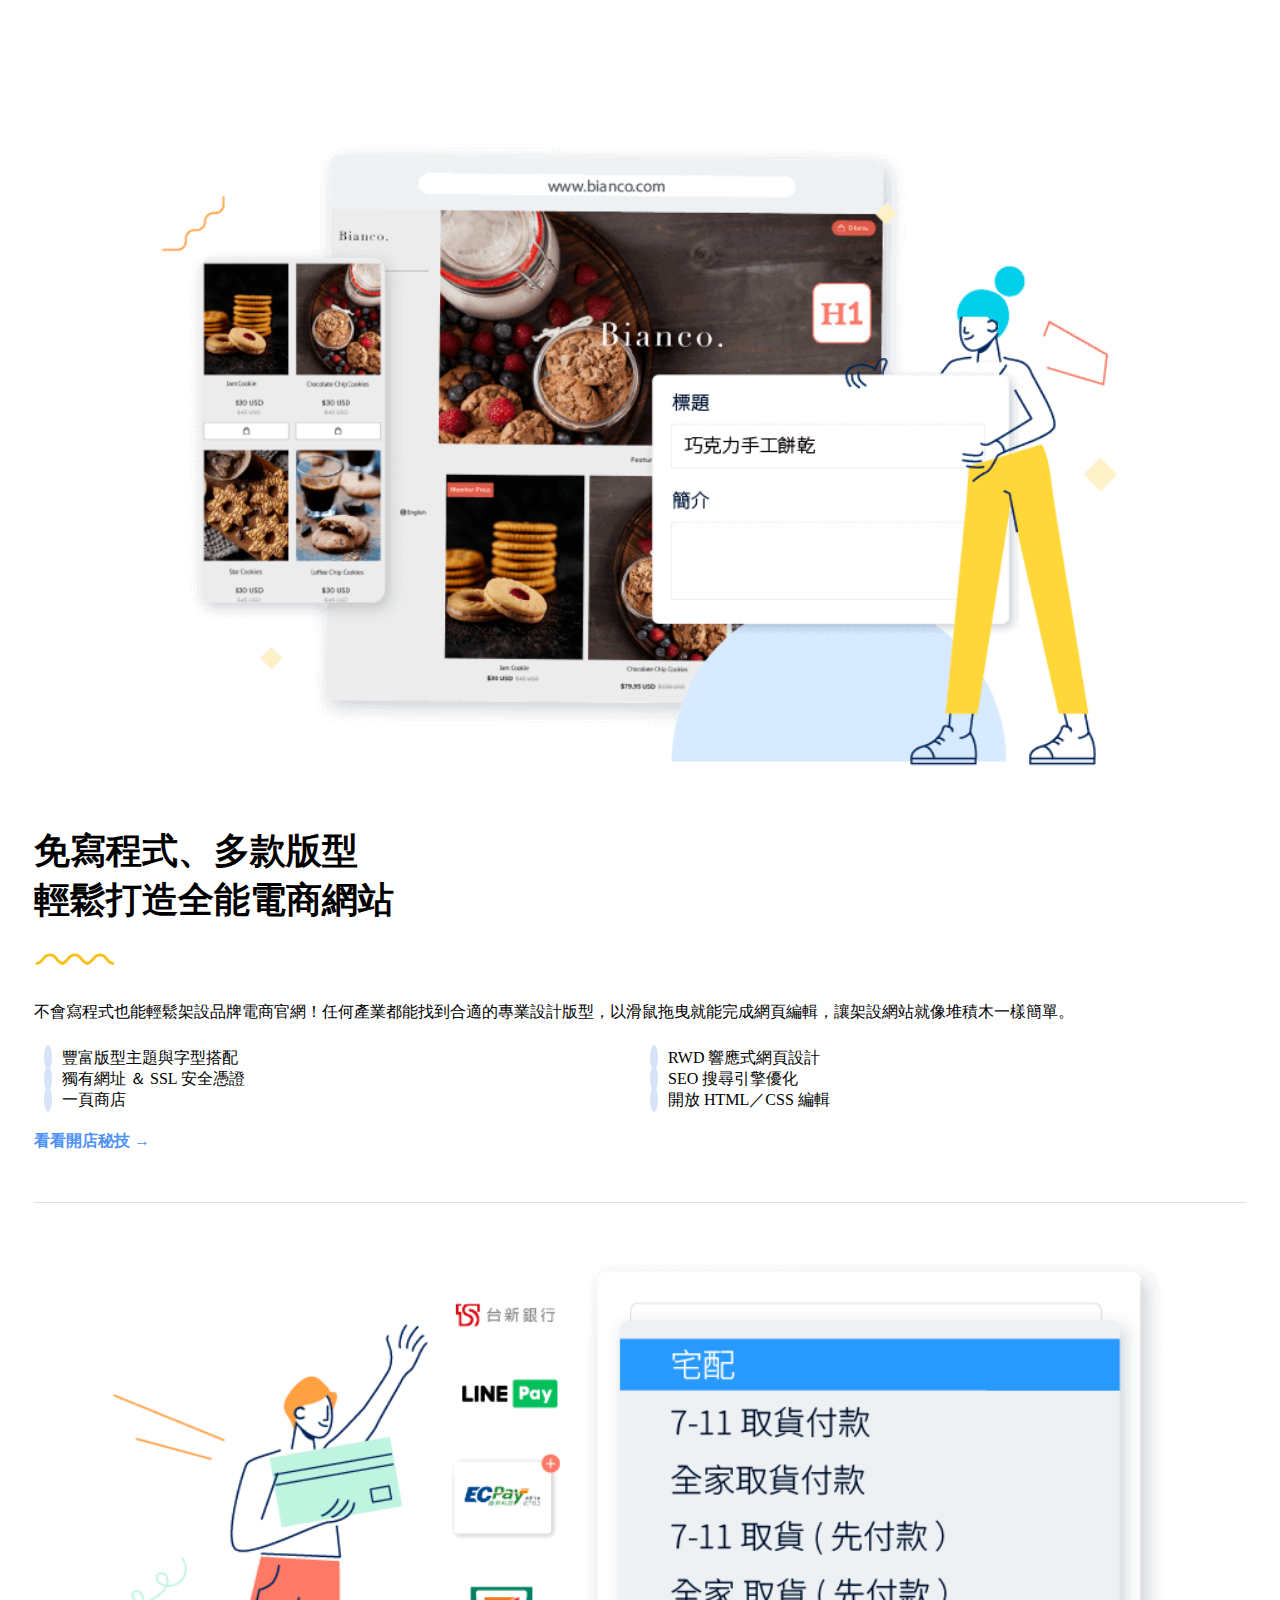
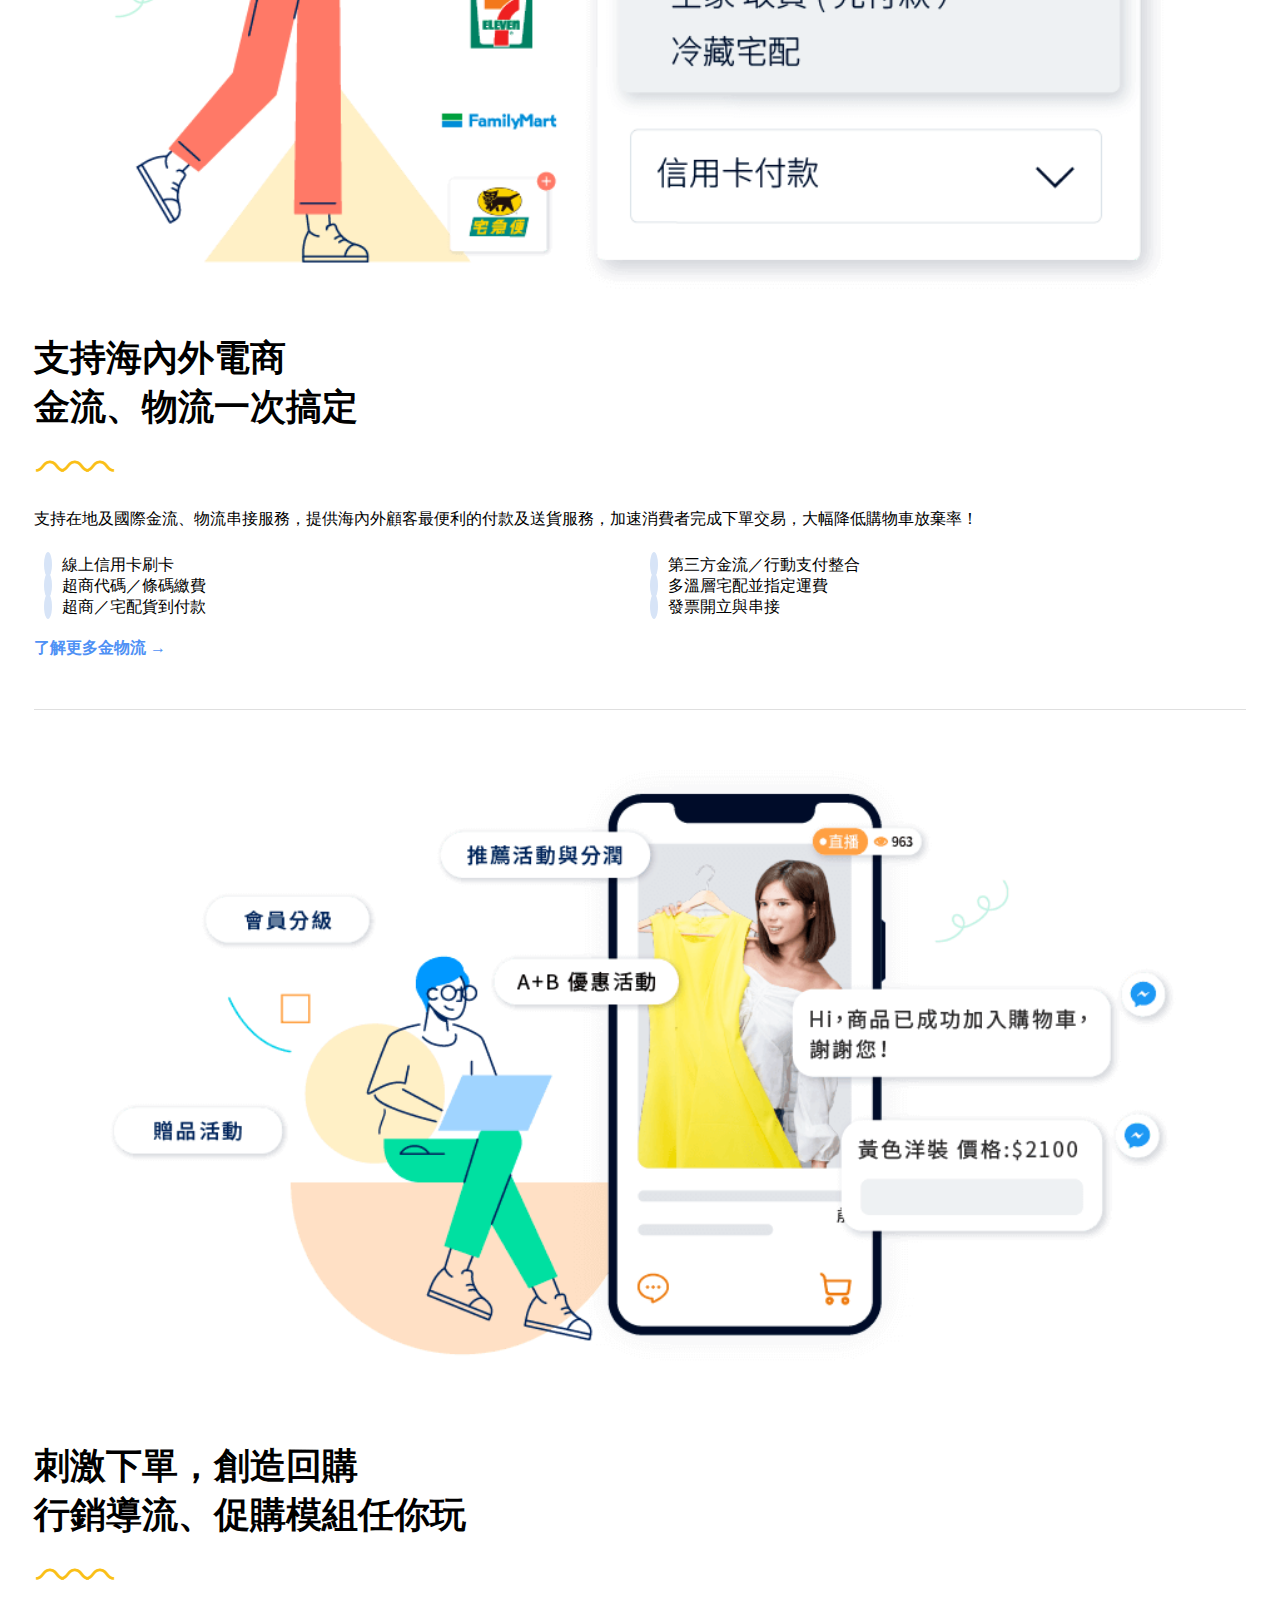
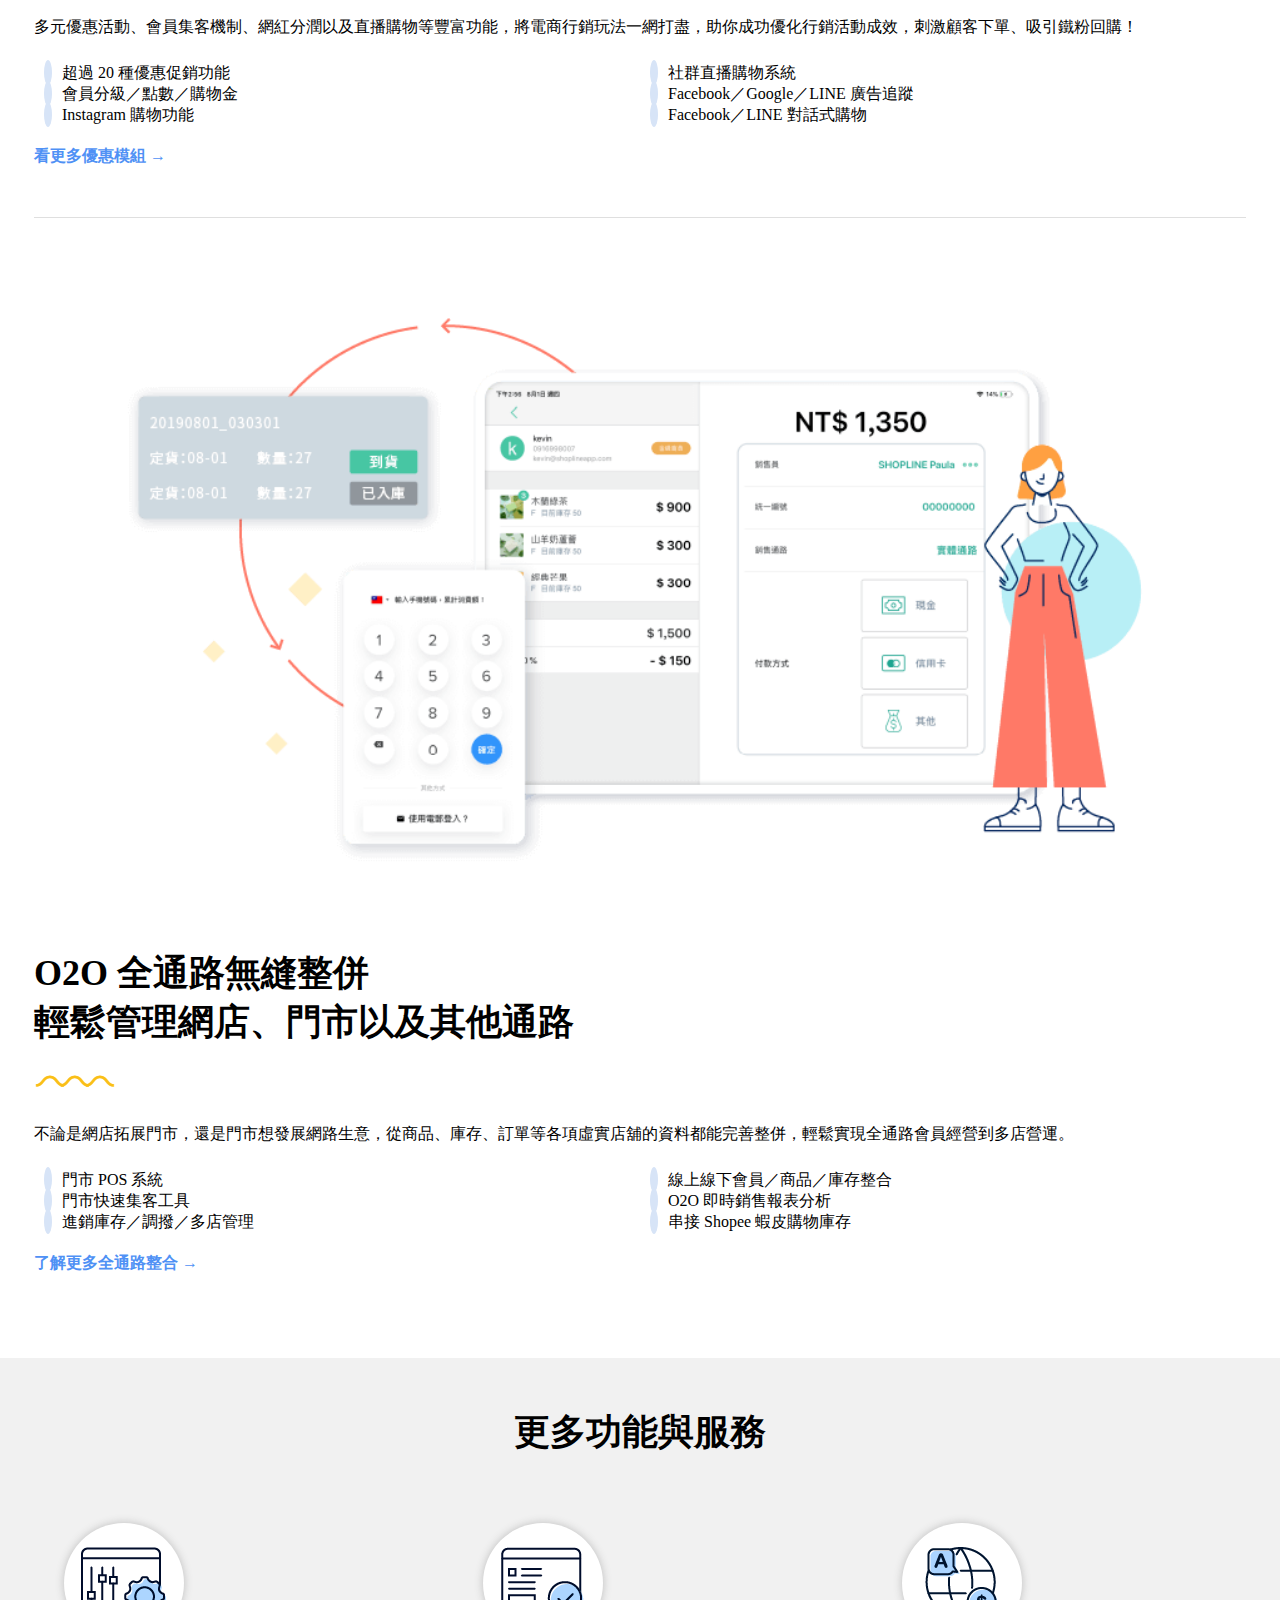
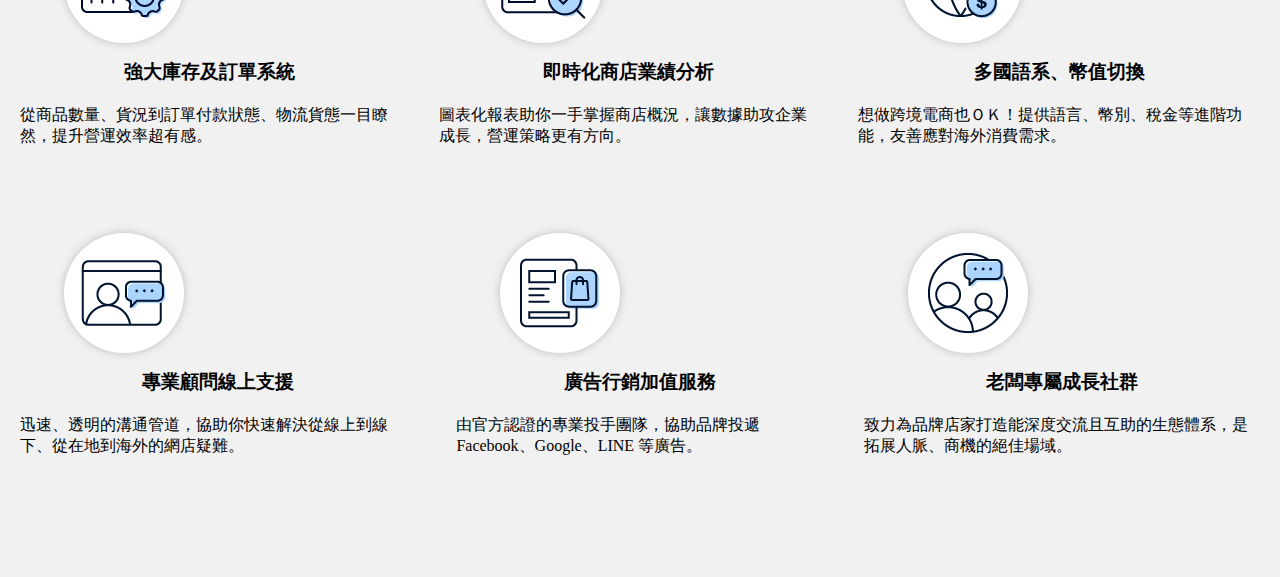
<file: HW_0621_RWD/shoplineRWD.html>
<!DOCTYPE html>
<html lang="en">

<head>
    <meta charset="UTF-8">
    <meta http-equiv="X-UA-Compatible" content="IE=edge">
    <meta name="viewport" content="width=device-width, initial-scale=1.0">
    <link rel="stylesheet" href="https://use.fontawesome.com/releases/v5.15.3/css/all.css"
        integrity="sha384-SZXxX4whJ79/gErwcOYf+zWLeJdY/qpuqC4cAa9rOGUstPomtqpuNWT9wdPEn2fk" crossorigin="anonymous">
    <title>Document</title>
    <style>
        * {
            margin: 0;
            padding: 0;
            list-style: none;
            font-family: 微軟正黑體;
        }

        #menu-control {
            position: absolute;
            opacity: 0;
        }

        .header {
            width: 100%;
            position: fixed;
            background-color: white;
        }

        .header .logo {
            width: 150px;
            padding: 20px;
        }

        .header .logo img {
            width: 100%;
            vertical-align: middle;
        }

        .header .menu-btn {
            width: 30px;
            height: 30px;
            display: block;
            position: absolute;
            top: 5px;
            right: 40px;
        }

        .header .menu-btn::before {
            content: '';
            position: absolute;
            height: 2px;
            left: 2px;
            width: 26px;
            background-color: #000C2B;
            top: 20;
            bottom: 0;
            margin: auto;
            box-shadow: 0 8px 0px #000C2B,
                        0 -8px 0px #000C2B;
        }
        .header .main-menu{
            width: 100%;
            position: absolute;
            background-color: rgb(248, 248, 248);
            right: -100%;
            transition: 1s;
        }
        #menu-control:checked ~ .header .main-menu{
            right: 0;
        }
        .header nav {
            top: 62px;
            padding: 26px 26px 0 26px;
            box-sizing: border-box;
        }
        .header nav a {
            display: block;
            text-decoration: none;
            width: 100%;
            border-bottom: 1px solid rgb(236, 236, 236);
            color: #000C2B;
            padding: 26px 20px;
            box-sizing: border-box;
        }
        .header i {
            padding: 0 6px;
        }
        .header .other {
            width: 100%;
            padding: 26px 20px;
            box-sizing: border-box;
        }
        .header .other .for-free {
            border: 2px solid rgb(24, 104, 224);
            background-color: rgb(24, 104, 224);
            border-radius: 80px;
            padding: 20px;
            text-align: center;
        }

        .header .other .for-free a {
            text-decoration: none;
            color: white;
        }

        .header .other .for-free:hover {
            border: 2px solid #0747A6;
            background-color: #0747A6;
        }

        .header .other .log-in {
            border-radius: 80px;
            padding: 20px;
            text-align: center;
            margin-top: 16px;
            border: 2px solid rgb(24, 104, 224);
        }

        .header .other .log-in a {
            text-decoration: none;
            color: rgb(24, 104, 224);
        }

        .header .other .log-in:hover {
            border: 2px solid #0747A6;
        }

        .header .other .log-in:hover a {
            color: #0747A6;
        }

        .header .help {
            background-color: #000C2B;
            display: flex;
            padding: 16px;
        }

        .header .help li {
            width: 50%;
            text-align: center;
        }

        .header .help li:nth-child(1) {
            border-right: 2px solid rgb(236, 236, 236);
        }

        .header .help a {
            color: white;
            text-decoration: none;
        }
        .banner{
            width: 100%;
            display: flex;
            flex-direction: column;
            padding-top: 100px;
            background-image: url(mainbanner.png);
            background-repeat: no-repeat;
        }
        .banner-text{
            padding: 0 36px;
            box-sizing: border-box;
            color: white;
        }
        .banner .banner-text h2 {
            font-size: 40px;
        }   
        .banner .banner-text h2:nth-child(2) {
            color: #ff6700;
        }
        .banner .banner-text p {
            font-size: 16px;
            margin-top: 30px;
            line-height: 30px;
        }
        .banner-pic{
            padding: 40px;
        }
        .banner-pic img{
            width: 100%;
        }
        .banner-text .email-type input {
            width: 280px;
            height: 40px;
            margin: 30px 0 0 0;
            background-color: transparent;
            outline: none;
            color: white;
            border: white;
            border-bottom: 1px solid white;
        }
        .banner-text .email-type button {
            background-color: rgb(24, 104, 224);
            color: white;
            border: none;
            width: 140px;
            height: 46px;
            border-radius: 80px;
            margin: 30px 0 0 10px;
            font-size: 16px;

        }

        .banner-text .email-type button:hover {
            background-color: rgb(18, 85, 187);
        }
        .about h2 {
            text-align: center;
            margin: 60px 0 30px 0;
            font-size: 36px;
            line-height: 1.5;
        }

        .about p {
            text-align: center;
            font-size: 16px;
            line-height: 2;
        }
        .wrap{
            margin-top: 60px;
            padding: 34px;
        }
        .wrap .item{
            border-bottom: 1px solid rgb(223, 223, 223);
        }
        .item:nth-child(4) {
            border-bottom: none;
        }
        .wrap .item .pic{
            padding: 20px;
        }
        .wrap .item .pic img{
            width: 100%;
        }
        .wrap .item .text h3 {
            font-size: 36px;
            margin-bottom: 20px;
        }
        .wrap .item .text p {
            margin-top: 20px;
            font-size: 16px;
            line-height: 2;
        }
        .item .text .list {
            width: 100%;
            display: flex;
            margin: 20px 0;
        }
        .item .text .list i {
            color: rgb(79, 145, 245);
            background-color: rgb(215, 228, 247);
            border-radius: 50%;
            padding: 4px;
            margin: 6px 10px;
        }
        .item .text .list ul {
            width: 50%;
        }
        .item .text .more{
            margin-bottom: 50px;

        }
        .item .text .more a {
            text-decoration: none;
            color: rgb(79, 145, 245);
            font-weight: bold;
        }  
        .service {
            width: 100%;
            background-color: rgb(241, 241, 241);
            padding: 50px 0;
        }
        .service h2 {
            font-size: 36px;
            text-align: center;
            margin-bottom: 50px;
        }
        .service .container {
    display: flex;
    text-align: center;
    justify-content: space-evenly;
    margin-bottom: 50px;
}
.service .container p {
    text-align: left;
    padding: 20px;
}
.service .container-item .circle {
    background-color: white;
    width: 120px;
    height: 120px;
    border-radius: 50%;
    margin: 16px 64px;
    display: flex;
    /* 以下兩行把img置中 */
    align-items: center;
    justify-content: center;
    /* 陰影:X座標,y座標,模糊程度,顏色*/
    box-shadow: 0 0 8px rgb(189, 189, 189);
}
    </style>
</head>

<body>
    <input type="checkbox" id="menu-control">
    <div class="header">
        <div class="logo">
            <img src="original.png">
        </div>
        <label for="menu-control" class="menu-btn">
            <span></span>
        </label>
        <div class="main-menu">
            <nav>
                <a href="#">開店服務<i class="fas fa-angle-down"></i></a>
                <a href="#">方案費用<i class="fas fa-angle-down"></i></a>
                <a href="#">客戶案例</a>
                <a href="#">開店說明會</a>
                <a href="#">開店諮詢</a>
                <a href="#">更多解決方案<i class="fas fa-angle-down"></i></a>
                <a href="#">其他資源<i class="fas fa-angle-down"></i></a>
            </nav>
            <div class="other">
                <div class="for-free">
                    <a href="#">免費試用</a>
                </div>
                <div class="log-in">
                    <a href="#">登入網店</a>
                </div>
            </div>
            <ul class="help">
                <li><a href="#">開店諮詢</a></li>
                <li><a href="#">開店說明會</a></li>
            </ul>
        </div>
    </div>
    <div class="banner">
        <div class="banner-text">
            <h2>想在哪開店創業？</h2>
            <h2>社群購物貼近顧客零距離</h2>
            <p><strong>超過25萬品牌使用！從個人賣家到國際品牌，都能以SHOPLINE實現全通路零售，快速拓展市場到世界各地，輕鬆開始你的『店』商生意！</strong></p>
            <div class="email-type">
                <input type="email" placeholder="請在此輸入電子信箱(可隨時更換)">
                <button type="submit">免費試用</button>
            </div>
        </div>
        <div class="banner-pic">
            <img src="banner.png">
        </div>
    </div>
    <div class="about">
        <h2>單一平台就能助你<br>在全通路輕鬆開店創業</h2>
        <p>從網路商店架站到實體門市管理，只需要一個平台，就能輕鬆實現開店創業，<br>並能同步管理所有銷售管道，SHOPLINE 助你賣得更多、賣得更好！</p>
    </div>
    <div class="wrap">
        <div class="item">
            <div class="pic">
                <img src="1.png">
            </div>
            <div class="text">
                <h3>免寫程式、多款版型<br>輕鬆打造全能電商網站</h3>
                <img src="wave.png">
                <p>不會寫程式也能輕鬆架設品牌電商官網！任何產業都能找到合適的專業設計版型，以滑鼠拖曳就能完成網頁編輯，讓架設網站就像堆積木一樣簡單。</p>
                <div class="list">
                    <ul>
                        <li><i class="fas fa-check"></i>豐富版型主題與字型搭配</li>
                        <li><i class="fas fa-check"></i>獨有網址 ＆ SSL 安全憑證</li>
                        <li><i class="fas fa-check"></i>一頁商店</li>
                    </ul>
                    <ul>
                        <li><i class="fas fa-check"></i>RWD 響應式網頁設計</li>
                        <li><i class="fas fa-check"></i>SEO 搜尋引擎優化</li>
                        <li><i class="fas fa-check"></i>開放 HTML／CSS 編輯</li>
                    </ul>
                </div>
                <div class="more">
                    <a href="#">看看開店秘技 →</a>
                </div>
            </div>
        </div>
        <div class="item">
            <div class="pic">
                <img src="2.png">
            </div>
            <div class="text">
                <h3>支持海內外電商<br>金流、物流一次搞定</h3>
                <img src="wave.png">
                <p>支持在地及國際金流、物流串接服務，提供海內外顧客最便利的付款及送貨服務，加速消費者完成下單交易，大幅降低購物車放棄率！</p>
                <div class="list">
                    <ul>
                        <li><i class="fas fa-check"></i>線上信用卡刷卡</li>
                        <li><i class="fas fa-check"></i>超商代碼／條碼繳費</li>
                        <li><i class="fas fa-check"></i>超商／宅配貨到付款</li>
                    </ul>
                    <ul>
                        <li><i class="fas fa-check"></i>第三方金流／行動支付整合</li>
                        <li><i class="fas fa-check"></i>多溫層宅配並指定運費</li>
                        <li><i class="fas fa-check"></i>發票開立與串接</li>
                    </ul>
                </div>
                <div class="more">
                    <a href="#">了解更多金物流 →</a>
                </div>
            </div>
        </div>
        <div class="item">
            <div class="pic">
                <img src="3.png">
            </div>
            <div class="text">
                <h3>刺激下單，創造回購<br>行銷導流、促購模組任你玩</h3>
                <img src="wave.png">
                <p>多元優惠活動、會員集客機制、網紅分潤以及直播購物等豐富功能，將電商行銷玩法一網打盡，助你成功優化行銷活動成效，刺激顧客下單、吸引鐵粉回購！</p>
                <div class="list">
                    <ul>
                        <li><i class="fas fa-check"></i>超過 20 種優惠促銷功能</li>
                        <li><i class="fas fa-check"></i>會員分級／點數／購物金</li>
                        <li><i class="fas fa-check"></i>Instagram 購物功能</li>
                    </ul>
                    <ul>
                        <li><i class="fas fa-check"></i>社群直播購物系統</li>
                        <li><i class="fas fa-check"></i>Facebook／Google／LINE 廣告追蹤</li>
                        <li><i class="fas fa-check"></i>Facebook／LINE 對話式購物</li>
                    </ul>
                </div>
                <div class="more">
                    <a href="#">看更多優惠模組 →</a>
                </div>
            </div>
        </div>
        <div class="item">
            <div class="pic">
                <img src="4.png">
            </div>
            <div class="text">
                <h3>O2O 全通路無縫整併<br>輕鬆管理網店、門市以及其他通路</h3>
                <img src="wave.png">
                <p>不論是網店拓展門市，還是門市想發展網路生意，從商品、庫存、訂單等各項虛實店舖的資料都能完善整併，輕鬆實現全通路會員經營到多店營運。</p>
                <div class="list">
                    <ul>
                        <li><i class="fas fa-check"></i>門市 POS 系統</li>
                        <li><i class="fas fa-check"></i>門市快速集客工具</li>
                        <li><i class="fas fa-check"></i>進銷庫存／調撥／多店管理</li>
                    </ul>
                    <ul>
                        <li><i class="fas fa-check"></i>線上線下會員／商品／庫存整合</li>
                        <li><i class="fas fa-check"></i>O2O 即時銷售報表分析</li>
                        <li><i class="fas fa-check"></i>串接 Shopee 蝦皮購物庫存</li>
                    </ul>
                </div>
                <div class="more">
                    <a href="#">了解更多全通路整合 →</a>
                </div>
            </div>
        </div>
    </div>
    <div class="service">
        <h2>更多功能與服務</h2>
        <div class="container">
            <div class="container-item">
                <div class="circle">
                    <img src="01.png">
                </div>
                <h3>強大庫存及訂單系統</h3>
                <p>從商品數量、貨況到訂單付款狀態、物流貨態一目瞭然，提升營運效率超有感。</p>
            </div>
            <div class="container-item">
                <div class="circle">
                    <img src="02.png">
                </div>
                <h3>即時化商店業績分析</h3>
                <p>圖表化報表助你一手掌握商店概況，讓數據助攻企業成長，營運策略更有方向。</p>
            </div>
            <div class="container-item">
                <div class="circle">
                    <img src="03.png">
                </div>
                <h3>多國語系、幣值切換</h3>
                <p>想做跨境電商也ＯＫ！提供語言、幣別、稅金等進階功能，友善應對海外消費需求。</p>
            </div>
        </div>
        <div class="container">
            <div class="container-item">
                <div class="circle">
                    <img src="04.png">
                </div>
                <h3>專業顧問線上支援</h3>
                <p>迅速、透明的溝通管道，協助你快速解決從線上到線下、從在地到海外的網店疑難。</p>
            </div>
            <div class="container-item">
                <div class="circle">
                    <img src="05.png">
                </div>
                <h3>廣告行銷加值服務</h3>
                <p>由官方認證的專業投手團隊，協助品牌投遞Facebook、Google、LINE 等廣告。</p>
            </div>
            <div class="container-item">
                <div class="circle">
                    <img src="06.png">
                </div>
                <h3>老闆專屬成長社群</h3>
                <p>致力為品牌店家打造能深度交流且互助的生態體系，是拓展人脈、商機的絕佳場域。</p>
            </div>
        </div>
    </div>
</body>

</html>
</file>
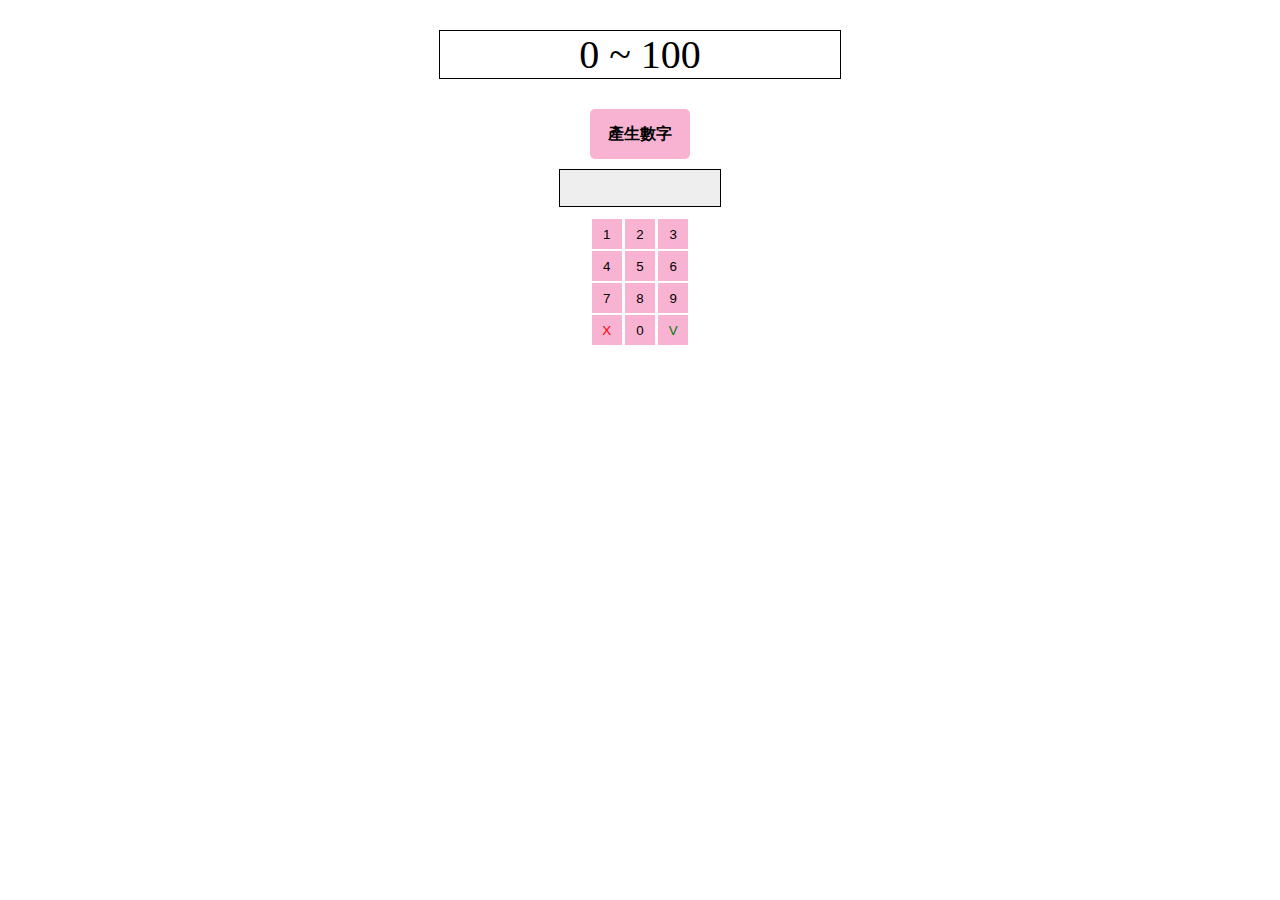
<file: HW_0714/password.html>
<!DOCTYPE html>
<html lang="en">

<head>
    <meta charset="UTF-8">
    <meta http-equiv="X-UA-Compatible" content="IE=edge">
    <meta name="viewport" content="width=device-width, initial-scale=1.0">
    <title>Document</title>
    <style>
        .container{
            border: 1px solid black;
            width: 400px;
            margin: auto;
            font-size: 40px;
            text-align: center;
            margin-top: 30px;
        }
        .create{
            display: block;
            width: 100px;
            height: 50px;
            font-size: 16px;
            font-weight:bold;
            background-color: rgb(248, 179, 211);
            border: none;
            border-radius: 5px;
            margin: auto;
            margin-top: 30px;
        }
        .show-number{
            width: 160px;
            height: 36px;
            display: block;
            margin: auto;
            margin-top: 10px;
            border: 1px solid black;
            background-color: rgb(238, 238, 238);
        }
        .box {
            display: flex;
            flex-wrap: wrap;
            width: 100px;
            margin:auto;
            margin-top: 10px;
        }
        .box button {
            width: 30px;
            height: 30px;
            margin: auto;
            margin-top: 2px;
            background-color: rgb(248, 179, 211);
            border: none;
        }
        .box button:hover {
            background-color: hotpink;
        }
        .box button:nth-child(10) {
            color: red;
        }
        .box button:nth-child(12) {
            color: green;
        }
    </style>
</head>

<body>
    <div class="container">
        <span>0</span>
        <span>~</span>
        <span>100</span>
    </div>

    <button class="create">產生數字</button>

    <div class="show-number"></div>

    <div class="box">
        <button>1</button>
        <button>2</button>
        <button>3</button>
        <button>4</button>
        <button>5</button>
        <button>6</button>
        <button>7</button>
        <button>8</button>
        <button>9</button>
        <button>X</button>
        <button>0</button>
        <button>V</button>
    </div>

    <script>
        //按下按鈕產生亂數
        //https://ithelp.ithome.com.tw/articles/10197920
        let btncreate = document.querySelectorAll('button')[0];
        btncreate.onclick = function(){
            function getRandom(min,max){
            return Math.floor(Math.random()*(max-min+1))+min;
            };
            answer = getRandom(1,99)
            console.log(answer);
            btncreate.disabled = true;  //按下後不能再按
        }
        // -------------------------------------
        //顯示猜的數字
        let show = document.querySelectorAll('div')[1];
        // -------------------------------------
        //1
        let btn1 = document.querySelectorAll('button')[1];
        btn1.onclick = function(){
            show.innerText +=1;
        }
        //2
        let btn2 = document.querySelectorAll('button')[2];
        btn2.onclick = function(){
            show.innerText +=2;
        }
        //3
        let btn3 = document.querySelectorAll('button')[3];
        btn3.onclick = function(){
            show.innerText +=3;
        }
        //4
        let btn4 = document.querySelectorAll('button')[4];
        btn4.onclick = function(){
            show.innerText +=4;
        }
        //5
        let btn5 = document.querySelectorAll('button')[5];
        btn5.onclick = function(){
            show.innerText +=5;
        }
        //6
        let btn6 = document.querySelectorAll('button')[6];
        btn6.onclick = function(){
            show.innerText +=6;
        }
        //7
        let btn7 = document.querySelectorAll('button')[7];
        btn7.onclick = function(){
            show.innerText +=7;
        }
        //8
        let btn8 = document.querySelectorAll('button')[8];
        btn8.onclick = function(){
            show.innerText +=8;
        }
        //9
        let btn9 = document.querySelectorAll('button')[9];
        btn9.onclick = function(){
            show.innerText +=9;
        }
        //0
        let btn10 = document.querySelectorAll('button')[11];
        btn10.onclick = function(){
            show.innerText +=0;
        }
        //X(清空)
        let btn11 = document.querySelectorAll('button')[10];
        btn11.onclick = function(){
            show.innerText = '';
        }
        // -------------------------------------
        //V(送出答案判斷)
        let btn12 = document.querySelectorAll('button')[12];

        let Start = document.querySelectorAll('span')[0];
        let End = document.querySelectorAll('span')[2];
        Start.innerText = 0;
        End.innerText = 100;
        let rangemin, rangemax; //把Start和End的值傳進去

        btn12.onclick = function(){
            let guess = show.innerText; //把使用者輸入的數字傳給guess

            if (guess == 0 || guess >100){
                alert('請輸入1~99的數字');
                show.innerText = '';
            }
            else if (guess > rangemax){
                alert(`請勿輸入大於${rangemax}的數字`);
                show.innerText = '';
            }
            else if (guess < rangemin){
                alert(`請勿輸入小於${rangemin}的數字`);
                show.innerText = '';
            }
           
            else if ( guess > answer){
                End.innerText = `${show.innerText}`;
                rangemax = End.innerText;
                show.innerText = '';
            }
            else if ( guess < answer){
                Start.innerText = `${show.innerText}`;
                rangemin = Start.innerText;
                show.innerText = '';
            }
            else if ( guess == answer) { 
                alert('答對了!');
                show.innerText = '';
                btncreate.disabled = false; //把產生數字的按鍵打開
                Start.innerText = 0;   //數字歸零
                End.innerText = 100; 
            }

        }


    </script>
</body>

</html>
</file>
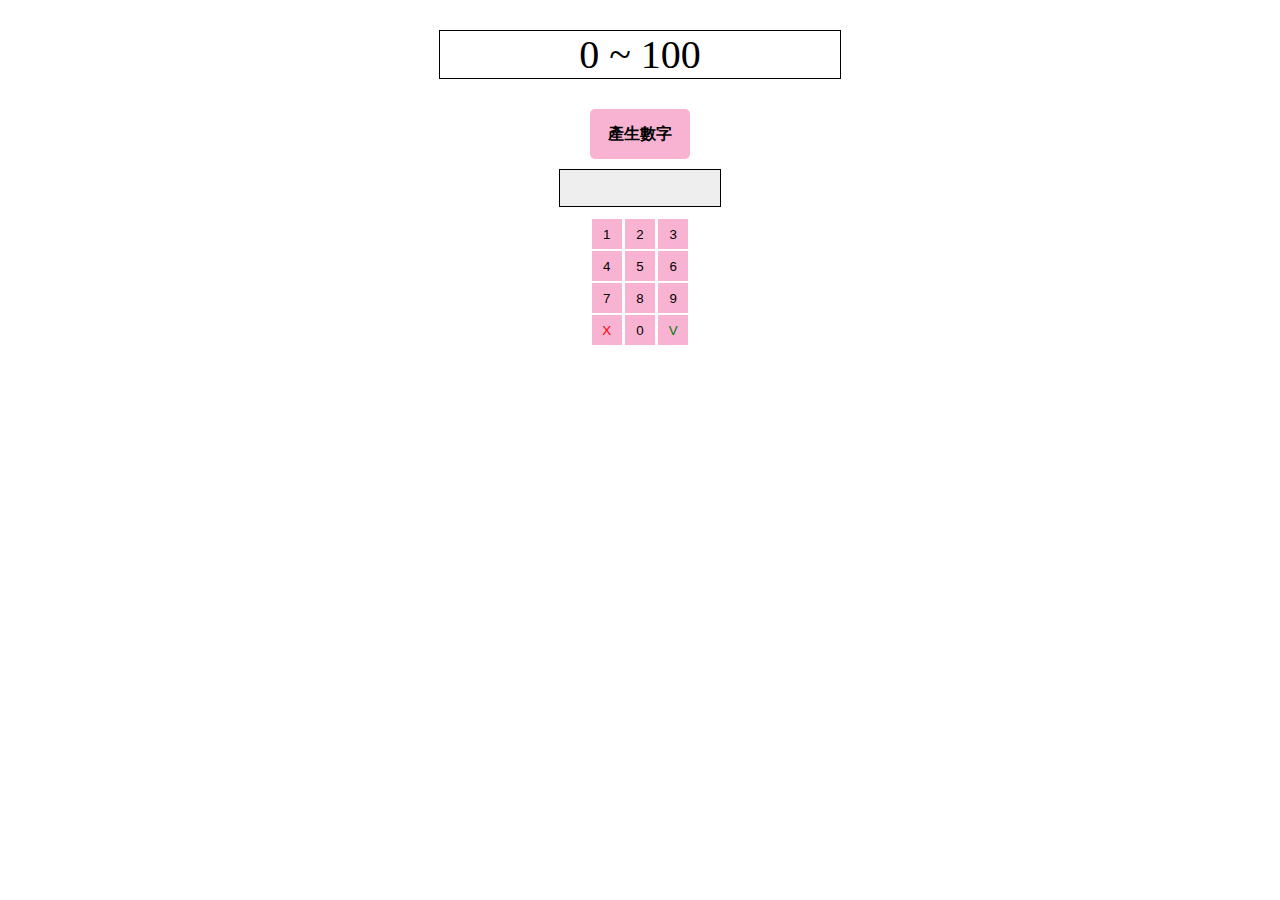
<file: HW_0714/終極密碼.html>
<!DOCTYPE html>
<html lang="en">

<head>
    <meta charset="UTF-8">
    <meta http-equiv="X-UA-Compatible" content="IE=edge">
    <meta name="viewport" content="width=device-width, initial-scale=1.0">
    <title>Document</title>
    <style>
        .container{
            border: 1px solid black;
            width: 400px;
            margin: auto;
            font-size: 40px;
            text-align: center;
            margin-top: 30px;
        }
        .create{
            display: block;
            width: 100px;
            height: 50px;
            font-size: 16px;
            font-weight:bold;
            background-color: rgb(248, 179, 211);
            border: none;
            border-radius: 5px;
            margin: auto;
            margin-top: 30px;
        }
        .show-number{
            width: 160px;
            height: 36px;
            display: block;
            margin: auto;
            margin-top: 10px;
            border: 1px solid black;
            background-color: rgb(238, 238, 238);
        }
        .box {
            display: flex;
            flex-wrap: wrap;
            width: 100px;
            margin:auto;
            margin-top: 10px;
        }
        .box button {
            width: 30px;
            height: 30px;
            margin: auto;
            margin-top: 2px;
            background-color: rgb(248, 179, 211);
            border: none;
        }
        .box button:hover {
            background-color: hotpink;
        }
        .box button:nth-child(10) {
            color: red;
        }
        .box button:nth-child(12) {
            color: green;
        }
    </style>
</head>

<body>
    <div class="container">
        <span>0</span>
        <span>~</span>
        <span>100</span>
    </div>

    <button class="create">產生數字</button>

    <div class="show-number"></div>

    <div class="box">
        <button>1</button>
        <button>2</button>
        <button>3</button>
        <button>4</button>
        <button>5</button>
        <button>6</button>
        <button>7</button>
        <button>8</button>
        <button>9</button>
        <button>X</button>
        <button>0</button>
        <button>V</button>
    </div>

    <script>
        //按下按鈕產生亂數
        //https://ithelp.ithome.com.tw/articles/10197920
        let btncreate = document.querySelectorAll('button')[0];
        btncreate.onclick = function(){
            function getRandom(min,max){
            return Math.floor(Math.random()*(max-min+1))+min;
            };
            answer = getRandom(1,99)
            console.log(answer);
            btncreate.disabled = true;  //按下後不能再按
        }
        // -------------------------------------
        //顯示猜的數字
        let show = document.querySelectorAll('div')[1];
        // -------------------------------------
        //1
        let btn1 = document.querySelectorAll('button')[1];
        btn1.onclick = function(){
            show.innerText +=1;
        }
        //2
        let btn2 = document.querySelectorAll('button')[2];
        btn2.onclick = function(){
            show.innerText +=2;
        }
        //3
        let btn3 = document.querySelectorAll('button')[3];
        btn3.onclick = function(){
            show.innerText +=3;
        }
        //4
        let btn4 = document.querySelectorAll('button')[4];
        btn4.onclick = function(){
            show.innerText +=4;
        }
        //5
        let btn5 = document.querySelectorAll('button')[5];
        btn5.onclick = function(){
            show.innerText +=5;
        }
        //6
        let btn6 = document.querySelectorAll('button')[6];
        btn6.onclick = function(){
            show.innerText +=6;
        }
        //7
        let btn7 = document.querySelectorAll('button')[7];
        btn7.onclick = function(){
            show.innerText +=7;
        }
        //8
        let btn8 = document.querySelectorAll('button')[8];
        btn8.onclick = function(){
            show.innerText +=8;
        }
        //9
        let btn9 = document.querySelectorAll('button')[9];
        btn9.onclick = function(){
            show.innerText +=9;
        }
        //0
        let btn10 = document.querySelectorAll('button')[11];
        btn10.onclick = function(){
            show.innerText +=0;
        }
        //X(清空)
        let btn11 = document.querySelectorAll('button')[10];
        btn11.onclick = function(){
            show.innerText = '';
        }
        // -------------------------------------
        //V(送出答案判斷)
        let btn12 = document.querySelectorAll('button')[12];

        let Start = document.querySelectorAll('span')[0];
        let End = document.querySelectorAll('span')[2];
        Start.innerText = 0;
        End.innerText = 100;
        let rangemin, rangemax; //把Start和End的值傳進去

        btn12.onclick = function(){
            let guess = show.innerText; //把使用者輸入的數字傳給guess

            if (guess == 0 || guess >100){
                alert('請輸入1~99的數字');
                show.innerText = '';
            }
            else if (guess > rangemax){
                alert(`請勿輸入大於${rangemax}的數字`);
                show.innerText = '';
            }
            else if (guess < rangemin){
                alert(`請勿輸入小於${rangemin}的數字`);
                show.innerText = '';
            }
            else if ( guess > answer){
                End.innerText = `${show.innerText}`;
                rangemax = End.innerText;
                show.innerText = '';
            }
            else if ( guess < answer){
                Start.innerText = `${show.innerText}`;
                rangemin = Start.innerText;
                show.innerText = '';
            }
            else if ( guess == answer) { 
                alert('答對了!');
                show.innerText = '';
                btncreate.disabled = false; //把產生數字的按鍵打開
                Start.innerText = 0;   //數字歸零
                End.innerText = 100; 
            }
        }

    </script>
</body>

</html>
</file>
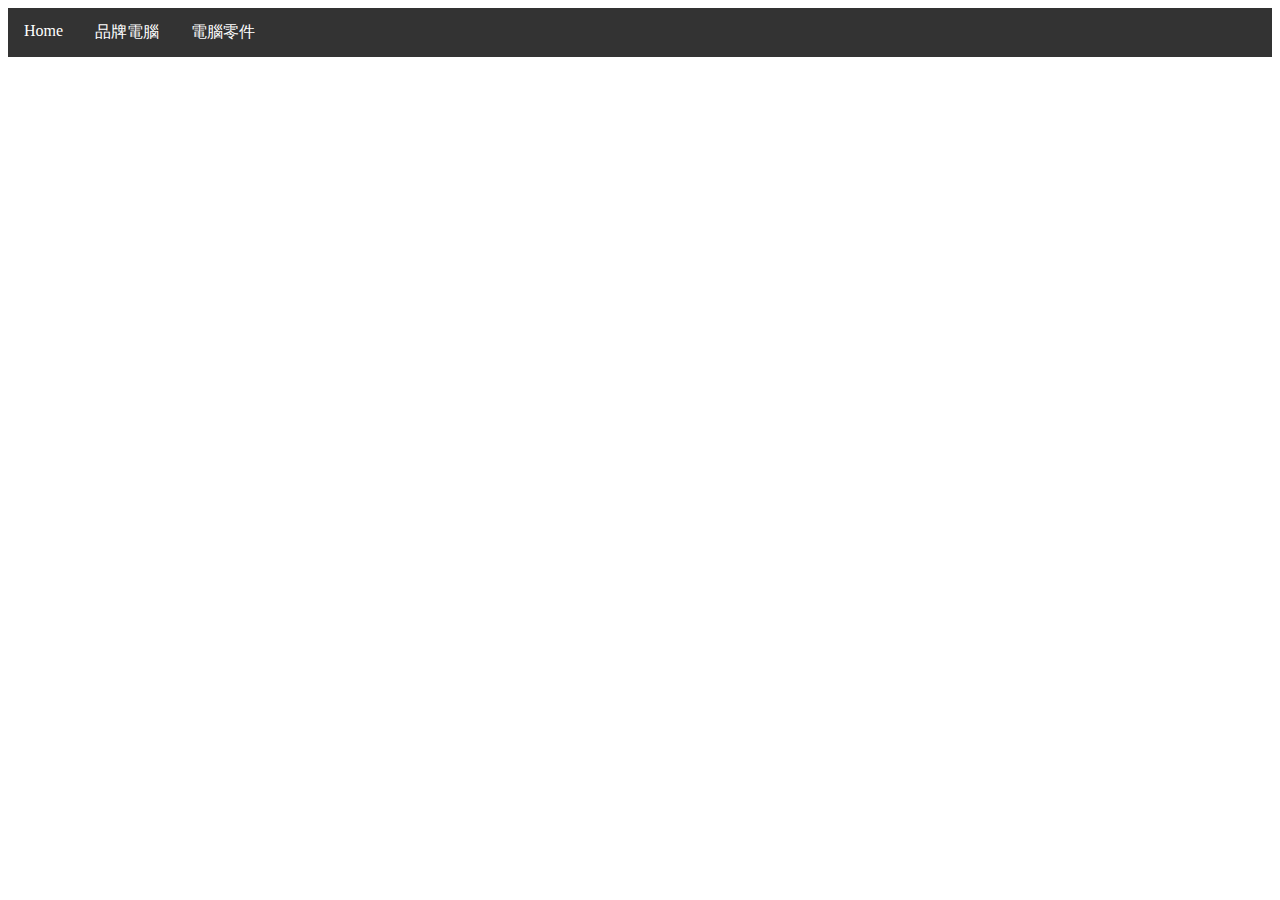
<file: JS/Navbar_Dropdown_Json_HW.html>
<!DOCTYPE html>
<html>

<head>
    <style>
        ul {
            list-style-type: none;
            margin: 0;
            padding: 0;
            overflow: hidden;
            background-color: #333;
        }

        li {
            float: left;
        }

        li a,
        .dropbtn {
            display: inline-block;
            color: white;
            text-align: center;
            padding: 14px 16px;
            text-decoration: none;
        }

        li a:hover,
        .dropdown:hover .dropbtn {
            background-color: red;
        }

        li.dropdown {
            display: inline-block;
        }

        .dropdown-content {
            display: none;
            position: absolute;
            background-color: #f9f9f9;
            min-width: 160px;
            box-shadow: 0px 8px 16px 0px rgba(0, 0, 0, 0.2);
            z-index: 1;
        }

        .dropdown-content a {
            color: black;
            padding: 12px 16px;
            text-decoration: none;
            display: block;
            text-align: left;
        }

        .dropdown-content a:hover {
            background-color: #f1f1f1;
        }

        .dropdown:hover .dropdown-content {
            display: block;
        }
    </style>
</head>

<body>

    <ul>
        <li><a href="#home">Home</a></li>
        <li class="dropdown">
            <a href="#" class="dropbtn">品牌電腦</a>
            <div class="dropdown-content" id="pc">
                
            </div>
        </li>
        <li class="dropdown">
            <a href="javascript:void(0)" class="dropbtn">電腦零件</a>
            <div class="dropdown-content" id="parts">
               
            </div>
        </li>
    </ul>

    <script>

        let url = "https://raw.githubusercontent.com/sherrytung/FileStorage/main/Computer";
        let pcArray, partsArray;

        window.onload = function () {
            fetch(url)
                .then(response => response.json())
                .then(result => {
                    //抓url裡面的資料
                    pcArray = result.Pc;
                    partsArray = result.Parts;

                    // pc item
                    let pcDiv = document.querySelector('#pc');
                    pcArray.forEach(item =>{
                        let a = document.createElement('a');
                        a.innerText = item.pc;    
                        a.setAttribute('href', item.url);
                        pcDiv.appendChild(a);
                    })

                    // parts item
                    let partsDiv = document.querySelector('#parts');
                    partsArray.forEach(item =>{
                        let a = document.createElement('a');
                        a.innerText = item.parts;    
                        a.setAttribute('href', item.url);
                        partsDiv.appendChild(a);
                    })

                })
                .catch(ex => { })
                .finally(() => { });

        }
    </script>
</body>

</html>
</file>
<file: HW_0621/style.css>
* {
    margin: 0;
    padding: 0;
    list-style: none;
    font-family: 微軟正黑體;
}

.path {
    width: 100%;
    position: fixed;
    background-color: #000C2B;
    padding: 5px 0px;
    text-align: right;
    z-index: 1;
}
.log-in{
    margin: 0 90px;
}

.log-in a {
    text-decoration: none;
    color: white;
    margin-left: 16px;
}

.log-in a:first-child::after {
    content: '|';
    padding: 0 8px;
    color: white;
    position: absolute;
}

.log-in a:hover {
    color: rgb(57, 126, 255);
}

.header {
    width: 100%;
    position: sticky;
    top: 32px;
    display: flex;
    padding: 20px 0;
    background-color: white;
    z-index: 1;
}

.header .logo {
    width: 15%;
    margin: 5px 0 5px 30px;
}

.header .logo img {
    width: 160px;
}

.header nav {
    width: 75%;
}
.header nav a {
    color: #000C2B;
    text-decoration: none;
    line-height: 40px;
    margin: 0 0 0 20px;
    font-size: 15px;
}

.header nav a:hover {
    color: rgb(79, 145, 245);
    border-bottom: 2px solid rgb(79, 145, 245);
}

.header .for-free{
    width: 10%;
}
.header .for-free a {
    text-decoration: none;
    /* margin: 0 15px 0 360px; */
    line-height: 40px;
    border-radius: 80px;
    padding: 6px 14px;
    color: white;
    background-color: rgb(24, 104, 224);
}

.header .for-free a:hover {
    background-color: rgb(18, 85, 187);
}

.banner {
    width: 100%;
    display: flex;
    background-image: url(mainbanner.png);
    margin-top: 30px;
}
.banner .banner-pic{
    width: 50%;
    padding: 60px 100px 0 0;
    box-sizing: border-box;
}
.banner img {
    width: 680px;
}

.banner .banner-text {
    width: 50%;
    top: 0;
    left: 0;
    color: white;
    padding: 200px 100px;
    box-sizing: border-box;
}

.banner .banner-text h2 {
    font-size: 40px;
}

.banner .banner-text p {
    margin-top: 30px;
    line-height: 30px;
}

.banner-text .email-type {
    display: flex;
}

.banner-text .email-type input {
    width: 280px;
    height: 40px;
    margin: 30px 0 0 0;
    background-color: transparent;
    outline: none;
    color: white;
    border: white;
    border-bottom: 1px solid white;
}

.banner-text .email-type button {
    background-color: rgb(24, 104, 224);
    color: white;
    border: none;
    width: 100px;
    height: 40px;
    border-radius: 80px;
    margin: 30px 0 0 10px;
}

.banner-text .email-type button:hover {
    background-color: rgb(18, 85, 187);
}

.about h2 {
    text-align: center;
    margin: 60px 0 30px 0;
    font-size: 36px;
    line-height: 1.5;
}

.about p {
    text-align: center;
    font-size: 16px;
    line-height: 2;
}

.wrap {
    width: 1160px;
    margin: auto;
}

.item {
    display: flex;
    border-bottom: 1px solid rgb(223, 223, 223);
    margin-top: 140px;
    padding-bottom: 140px;
}

.item:nth-child(4) {
    border-bottom: none;
}

.item:nth-child(odd) {
    flex-direction: row-reverse;
}

.item .pic {
    width: 580px;
}

.item .pic img {
    width: 100%
}

.item .text {
    margin: auto;
    width: 580px;
}

.wrap .item .text h3 {
    font-size: 36px;
    margin-bottom: 10px;
}

.wrap .item .text p {
    font-size: 16px;
    line-height: 2;
    margin: 10px 0;
}

.item .text .list {
    display: flex;
    margin: 20px 0;
}

.item .text .list i {
    color: rgb(79, 145, 245);
    background-color: rgb(215, 228, 247);
    border-radius: 50%;
    padding: 3px;
    margin: 5px 5px;
}

.item .text .list li {
    margin-right: 38px;
}

.item .text .more a {
    text-decoration: none;
    color: rgb(79, 145, 245);
    font-weight: bold;
}

.service {
    width: 100%;
    background-color: rgb(235, 235, 235);
    padding: 50px 0;
}

.service h2 {
    font-size: 36px;
    text-align: center;
    margin-bottom: 50px;
}

.service .container {
    display: flex;
    text-align: center;
    justify-content: space-evenly;
    margin-bottom: 50px;
}

.service .container p {
    text-align: left;
}

.service .container-item .circle {
    background-color: white;
    width: 120px;
    height: 120px;
    border-radius: 50%;
    margin: 16px 100px;
    display: flex;
    /* 以下兩行把img置中 */
    align-items: center;
    justify-content: center;
    /* 陰影:X座標,y座標,模糊程度,顏色*/
    box-shadow: 0 0 8px rgb(83, 82, 82);
}

.service .container-item .circle img {
    width: 70px;
}

.recommend {
    width: 100%;
}

.recommend h2 {
    font-size: 36px;
    text-align: center;
    margin-top: 80px;
}

.recommend h2 span {
    color: rgb(34, 115, 238);
}

.brand-wrap .brand-logo {
    display: flex;
    margin: 20px 140px;
    border-bottom: 1px solid rgb(223, 223, 223);
}

.brand-wrap .brand-logo img {
    margin: 30px 60px;
}

.brand-wrap .brand-logo li:hover {
    border-bottom: 5px solid rgb(34, 115, 238);
}

.recommend .brand-item {
    display: flex;
    margin: 20px 160px 60px 160px;
}

.brand-item .brand-item-text {
    padding: 0 20px 0 0;
}

.brand-item .brand-item-text a {
    text-decoration: none;
    color: rgb(34, 115, 238);
    ;
}

.brand-item .brand-item-text p {
    margin: 60px 0 0 0;
}

.brand-item .brand-item-text .manager {
    margin-top: 110px;
}

.footbanner {
    width: 100%;
    height: 400px;
    background-color: #172B4D;
    background-image: url(footbanner.png);
    background-repeat: no-repeat;
    background-position: -300px -30px;
}

.footbanneritem {
    display: flex;
}

.footbanneritem .footbanneritem-pic {
    width: 40%;
    padding: 92px 0 0 0;
}

.footbanneritem-pic img {
    width: 600px;
}

.footbanneritem .footbanneritem-text {
    width: 60%;
    padding: 120px 0 0 120px;
}

.footbanneritem .footbanneritem-text h3 {
    font-size: 40px;
    color: white;
}

.footbanneritem .footbanneritem-text button {
    margin: 60px 0;
    background-color: rgb(24, 104, 224);
    color: white;
    border: none;
    width: 320px;
    height: 40px;
    border-radius: 80px;
}

.footbanneritem .footbanneritem-text button:hover {
    background-color: rgb(18, 85, 187);
}

.footerlist {
    background-color: #000C2B;
    padding: 120px 0;
}

.footerlist .footerlist-wrap {
    display: flex;
    justify-content: space-evenly;
}

.footerlist-wrap .footerlist-wrap-item h4 {
    font-size: 20px;
    color: white;
    margin: 30px 0;
}

.footerlist-wrap .footerlist-wrap-item li {
    color: rgb(184, 184, 184);
    margin: 15px 0;
}

.footerlist-wrap .footerlist-wrap-item li:hover {
    color: white;
}
</file>
